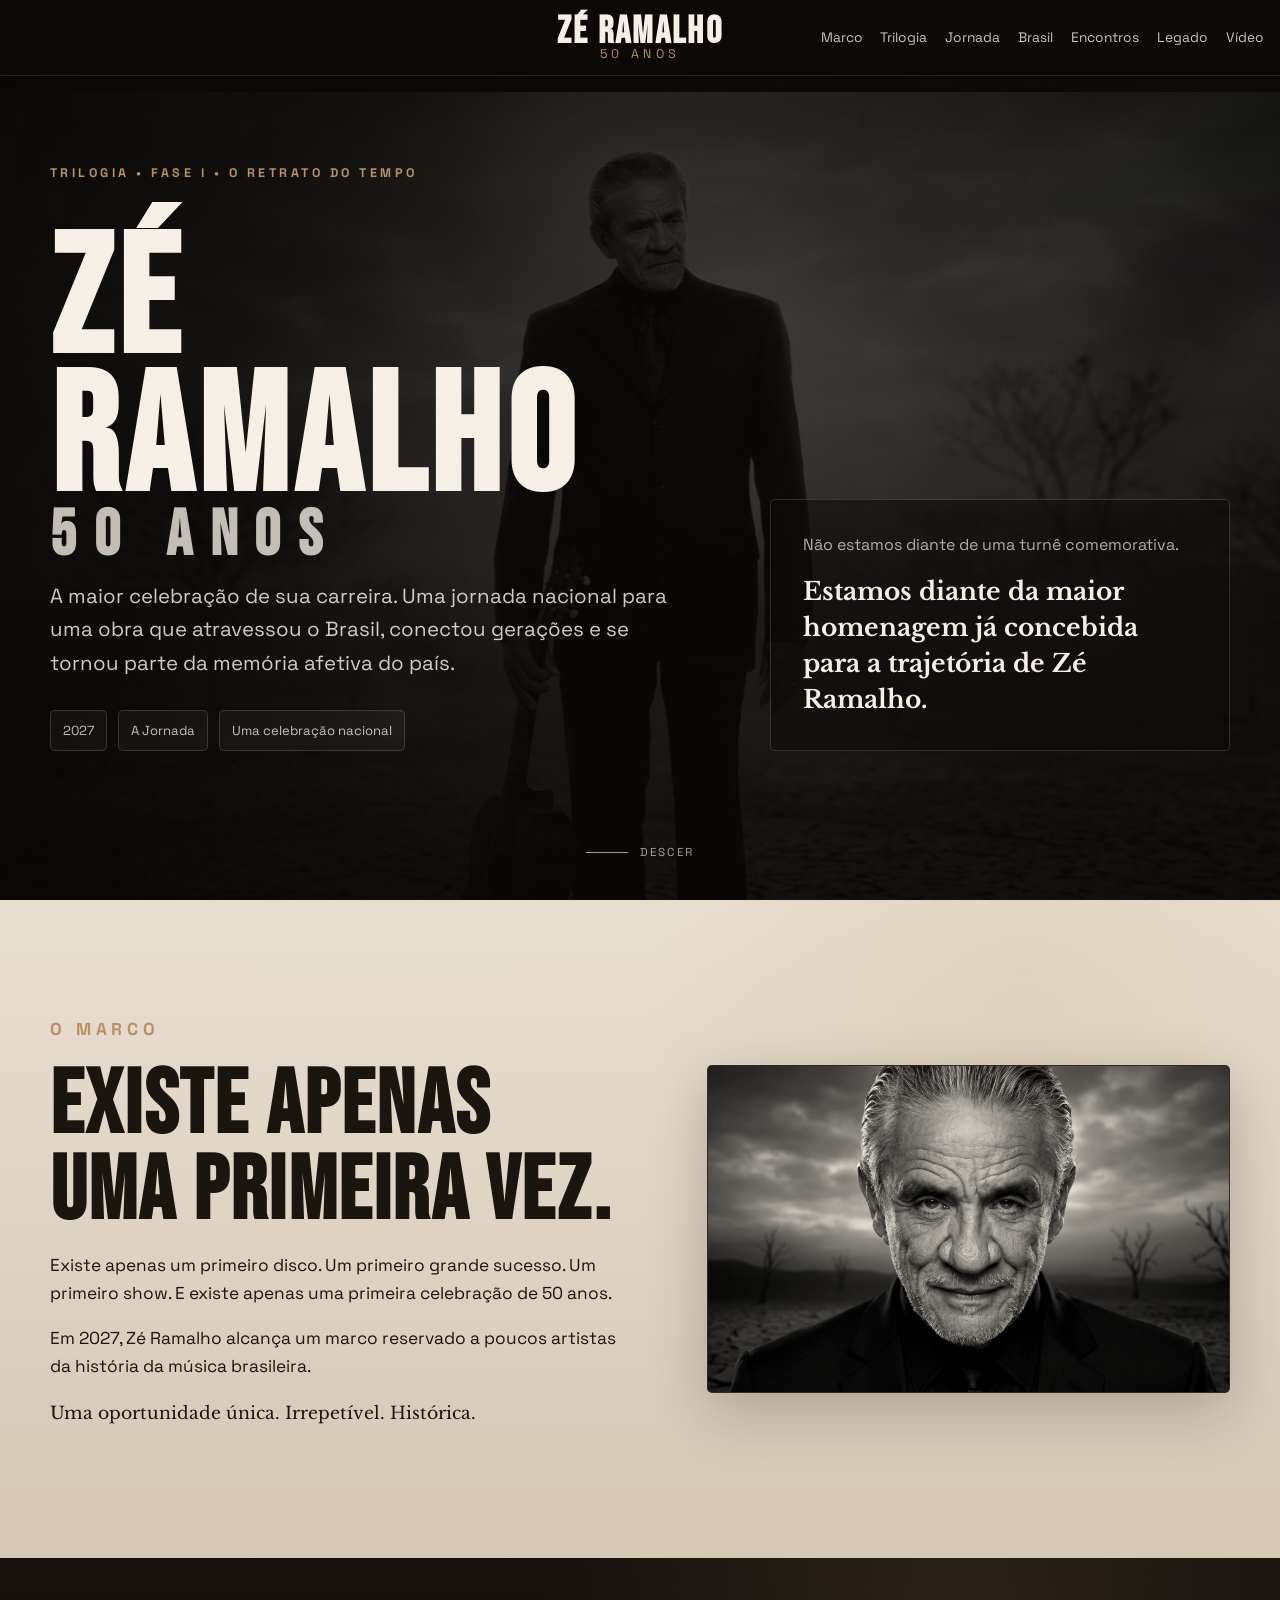
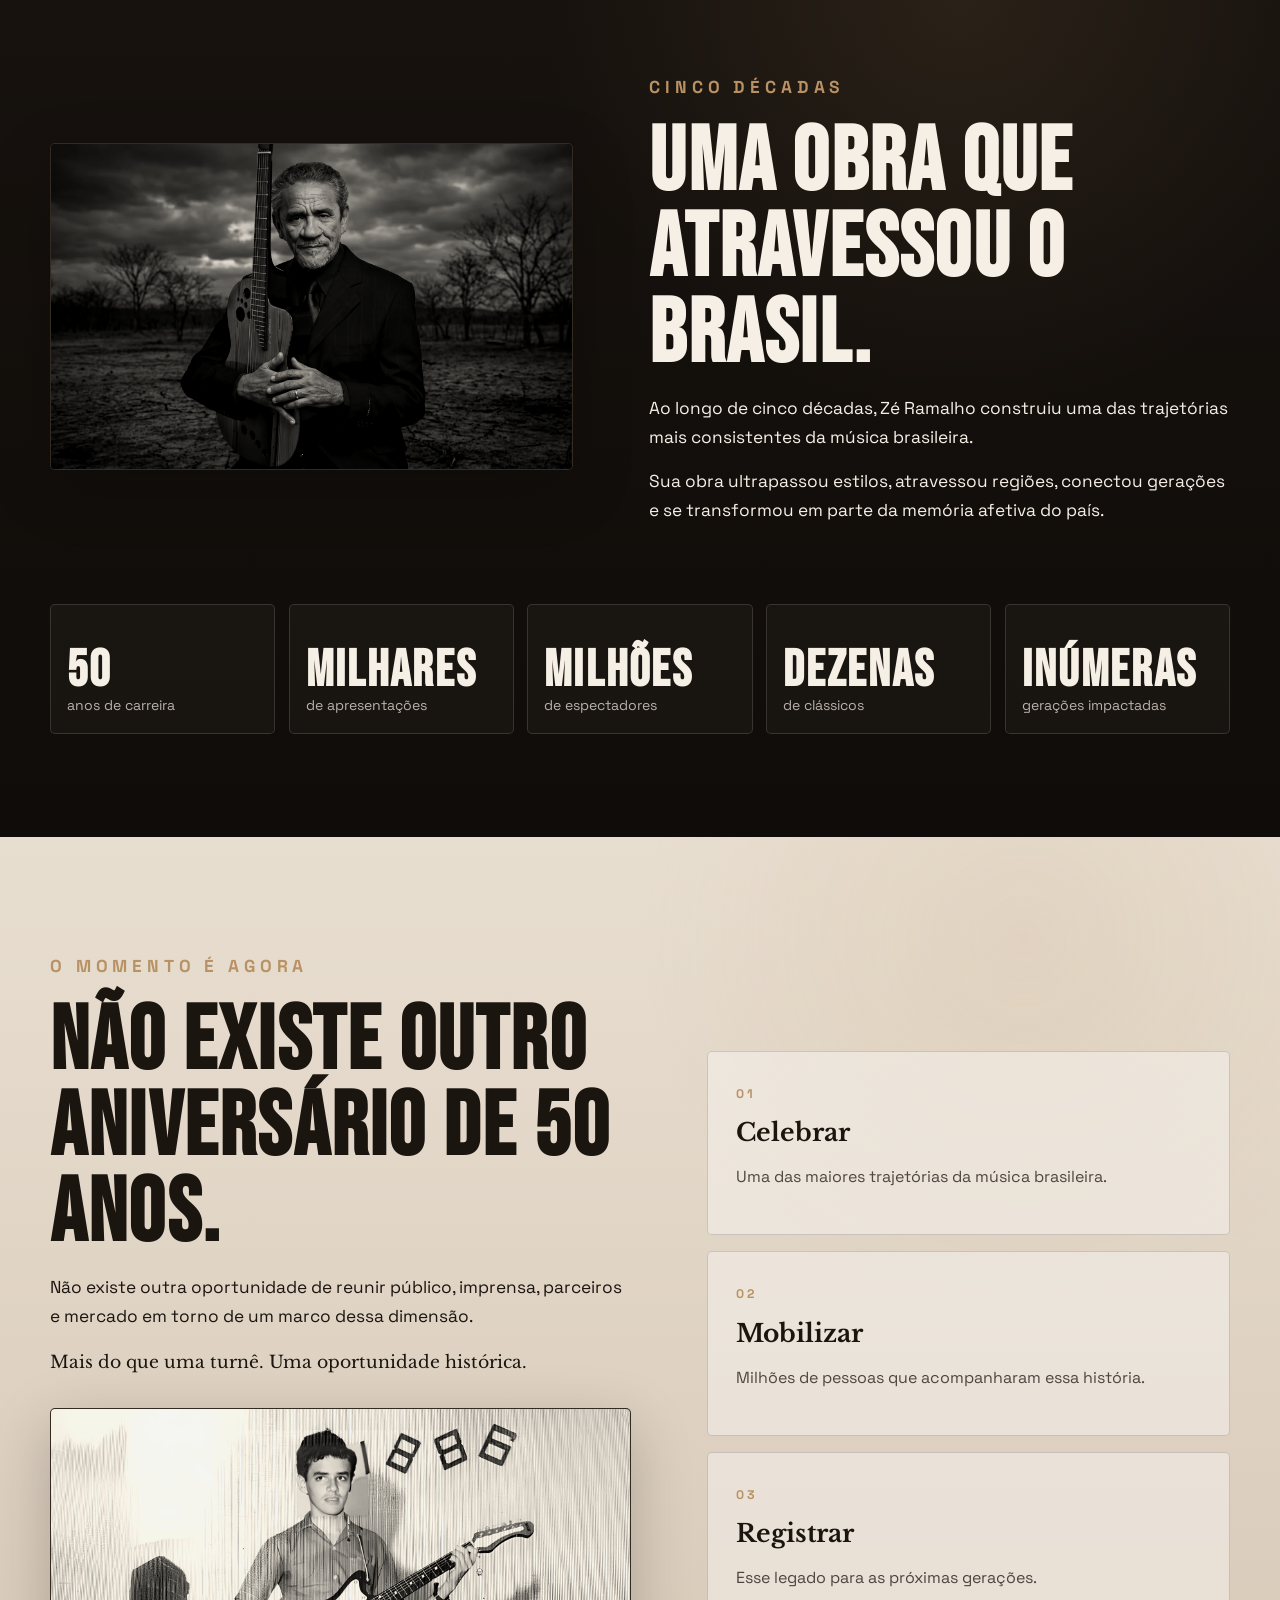
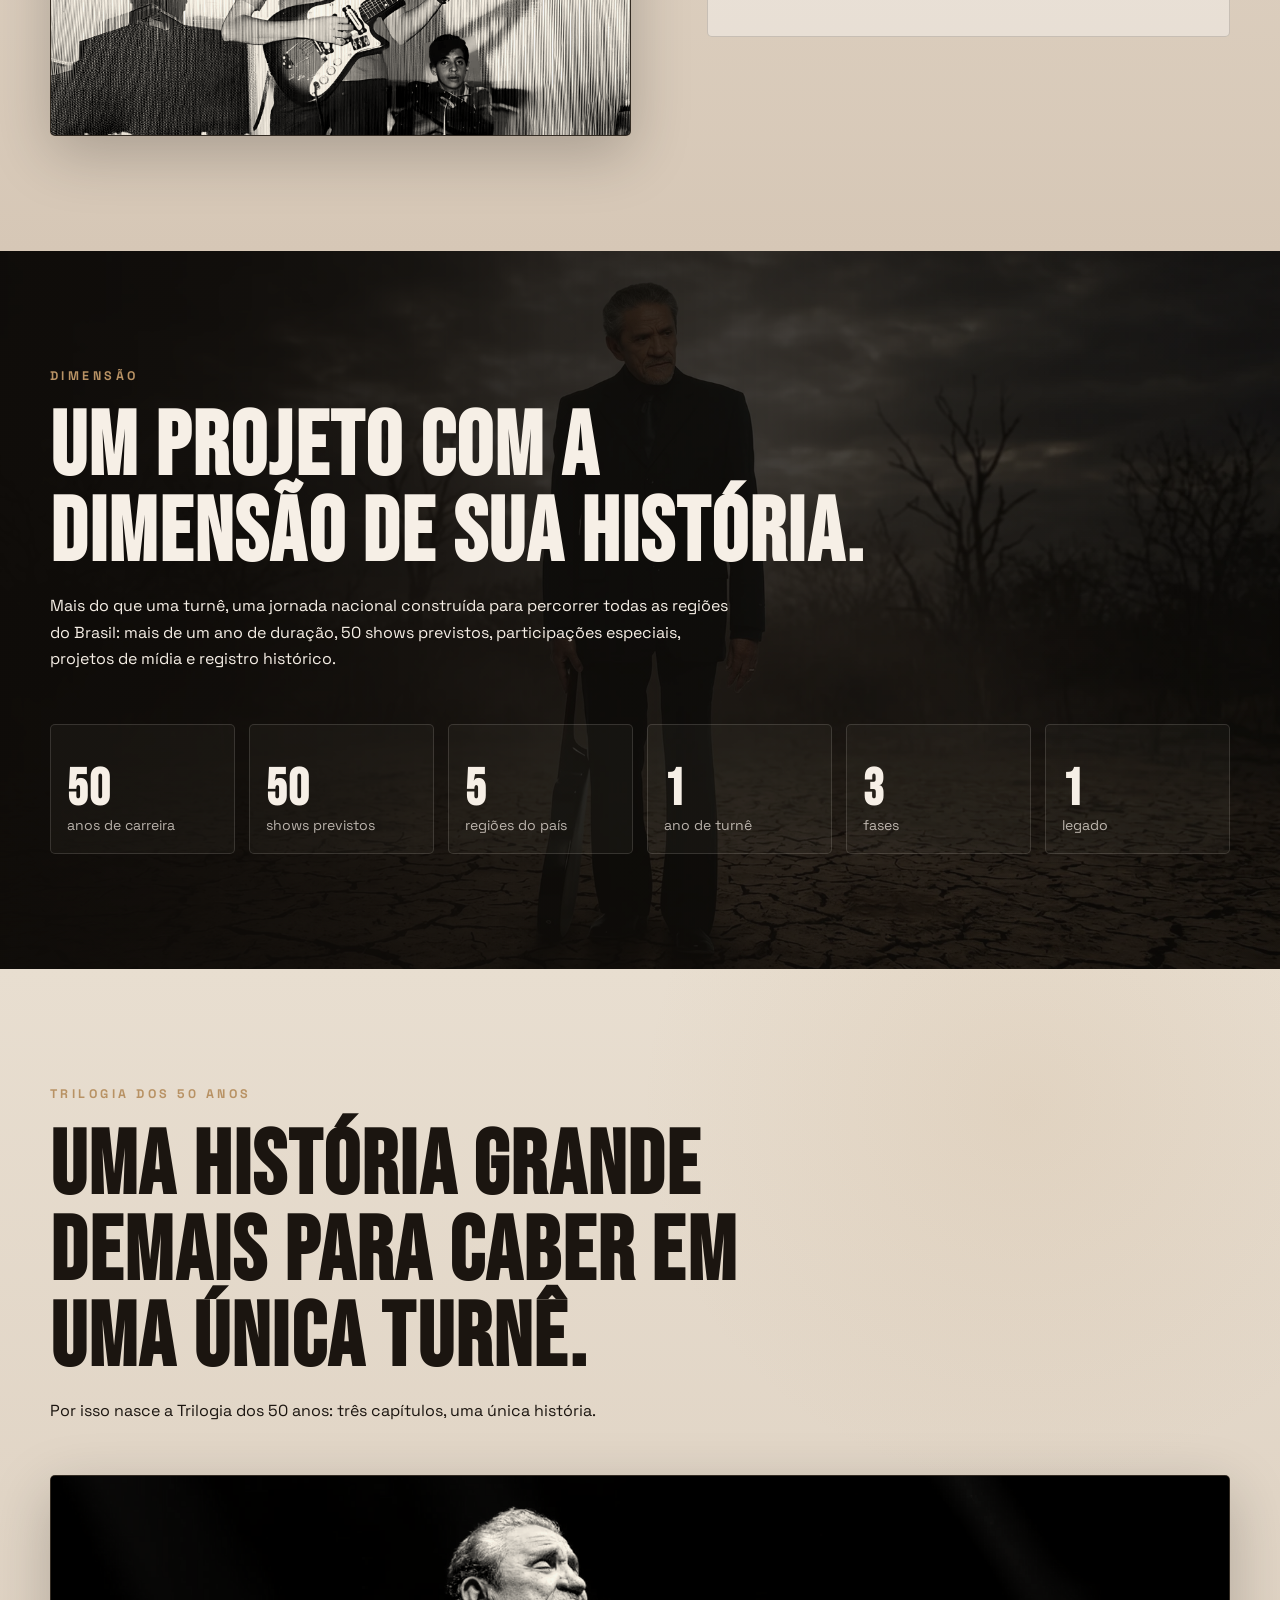
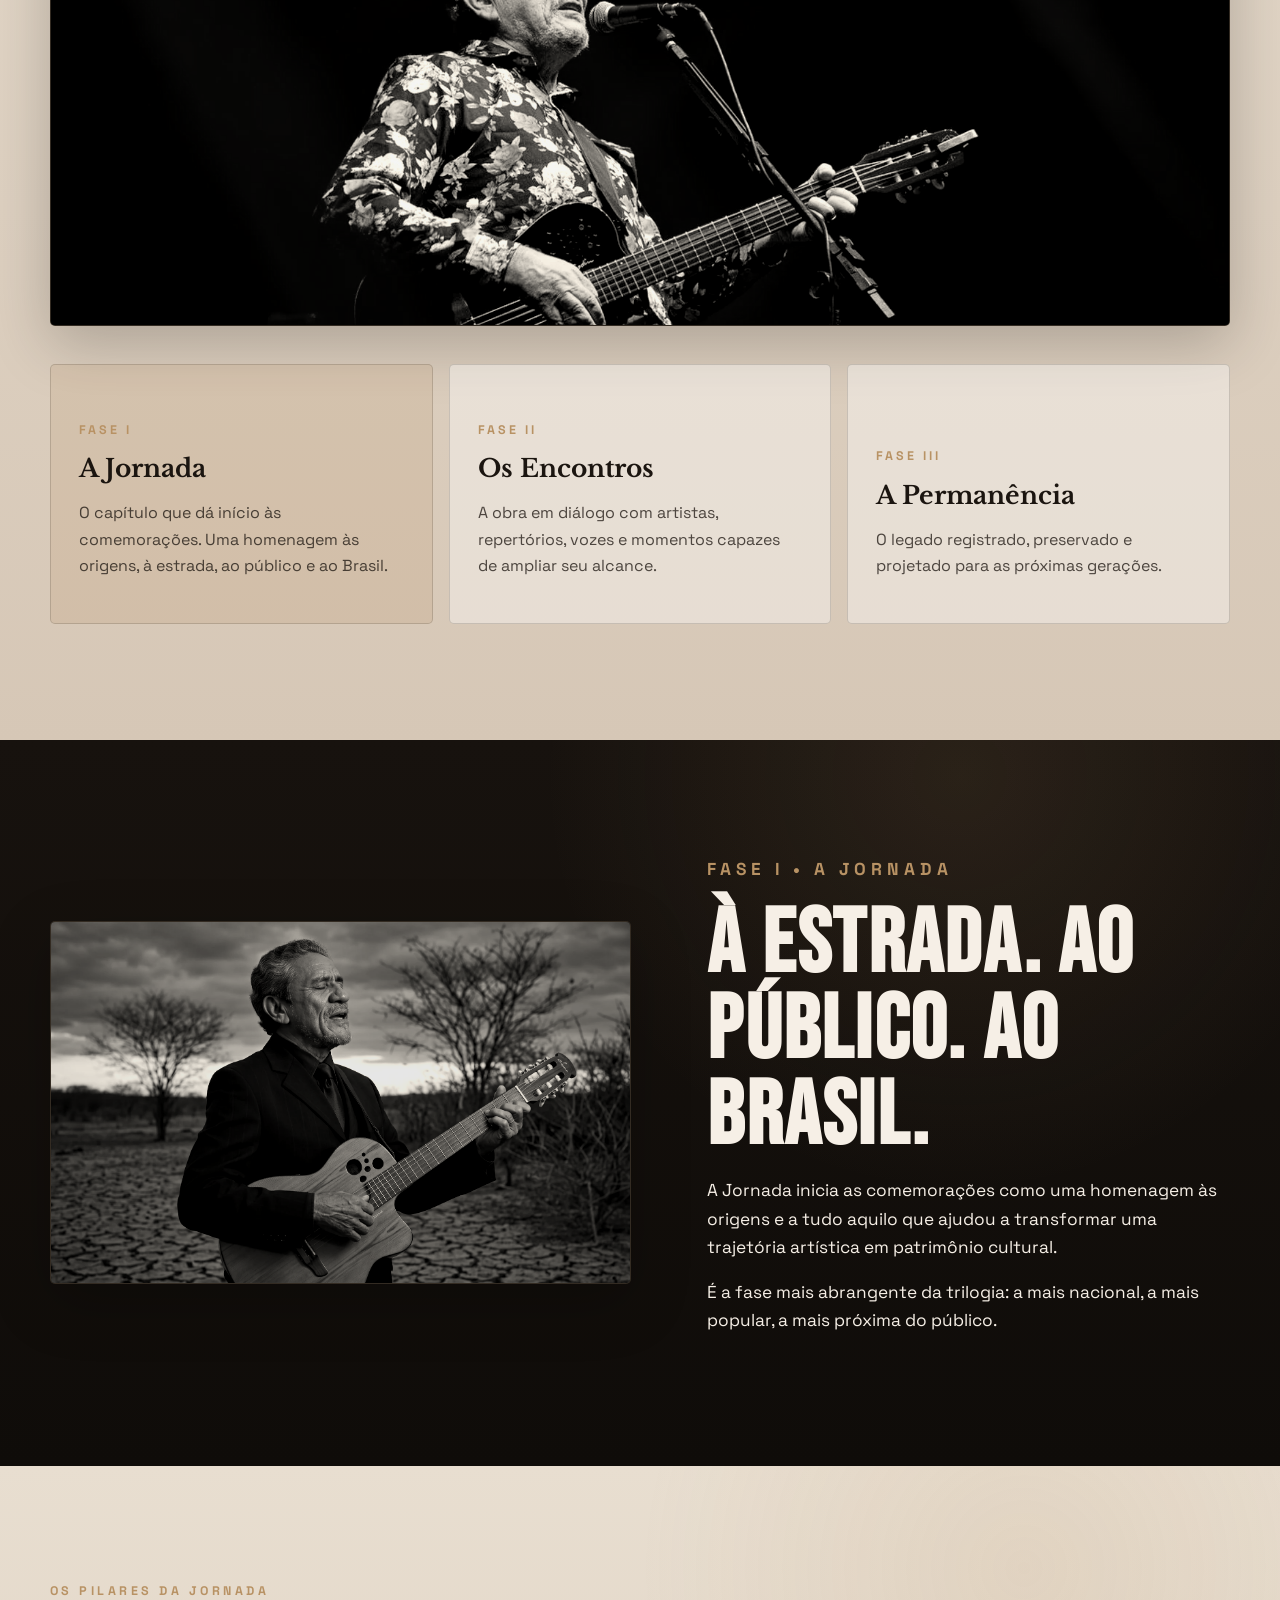
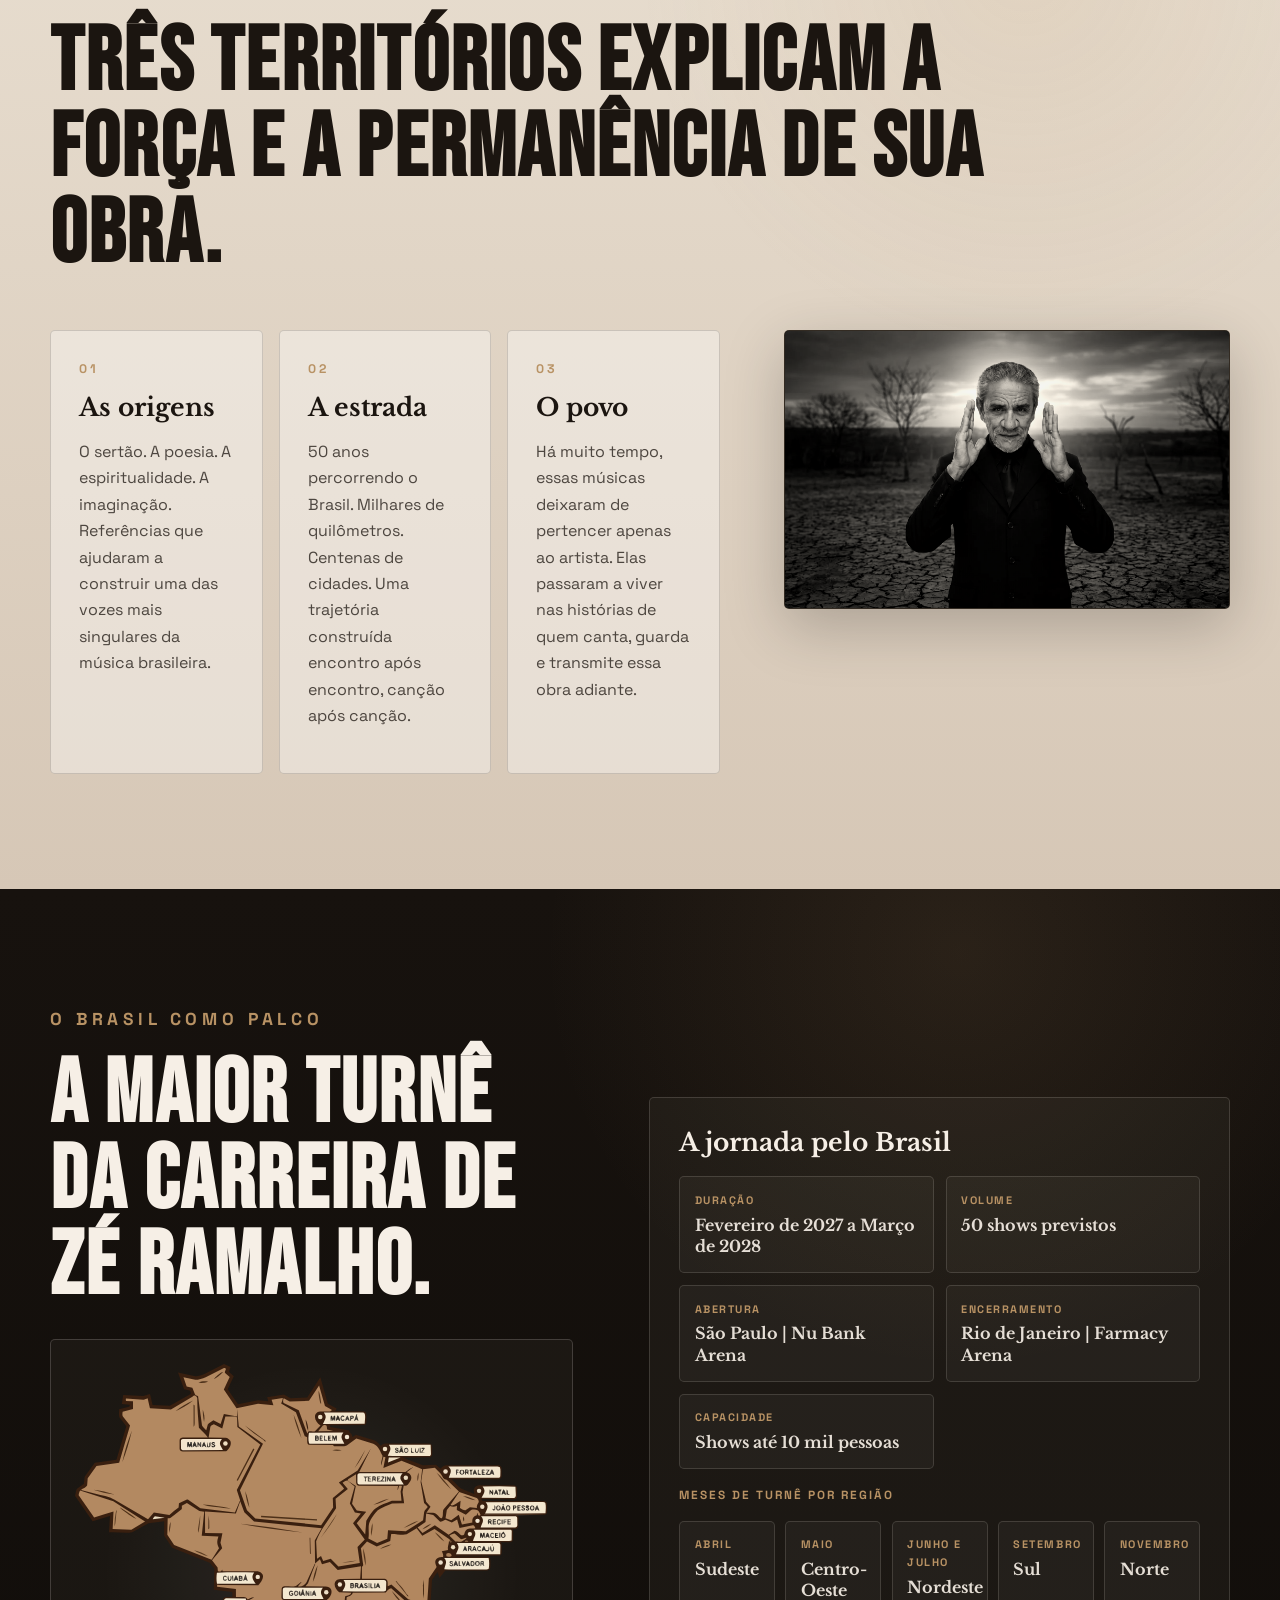
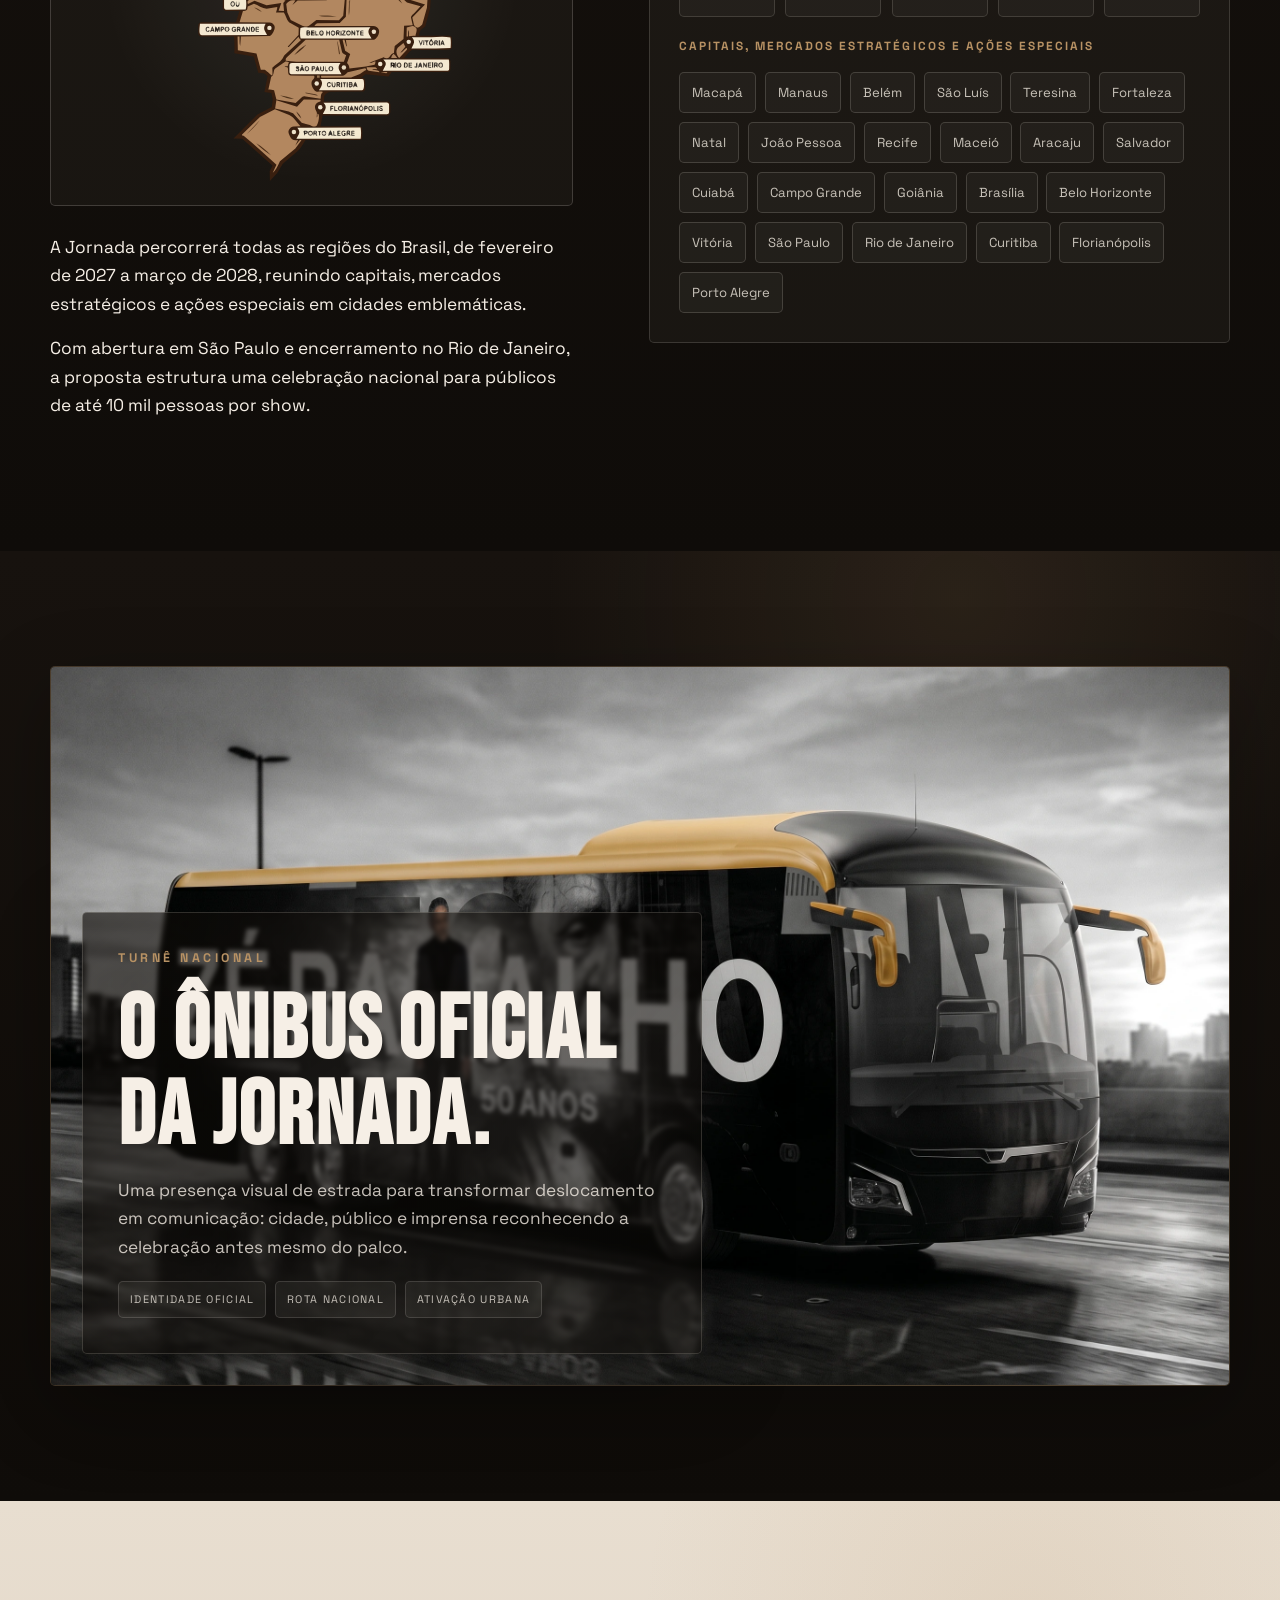
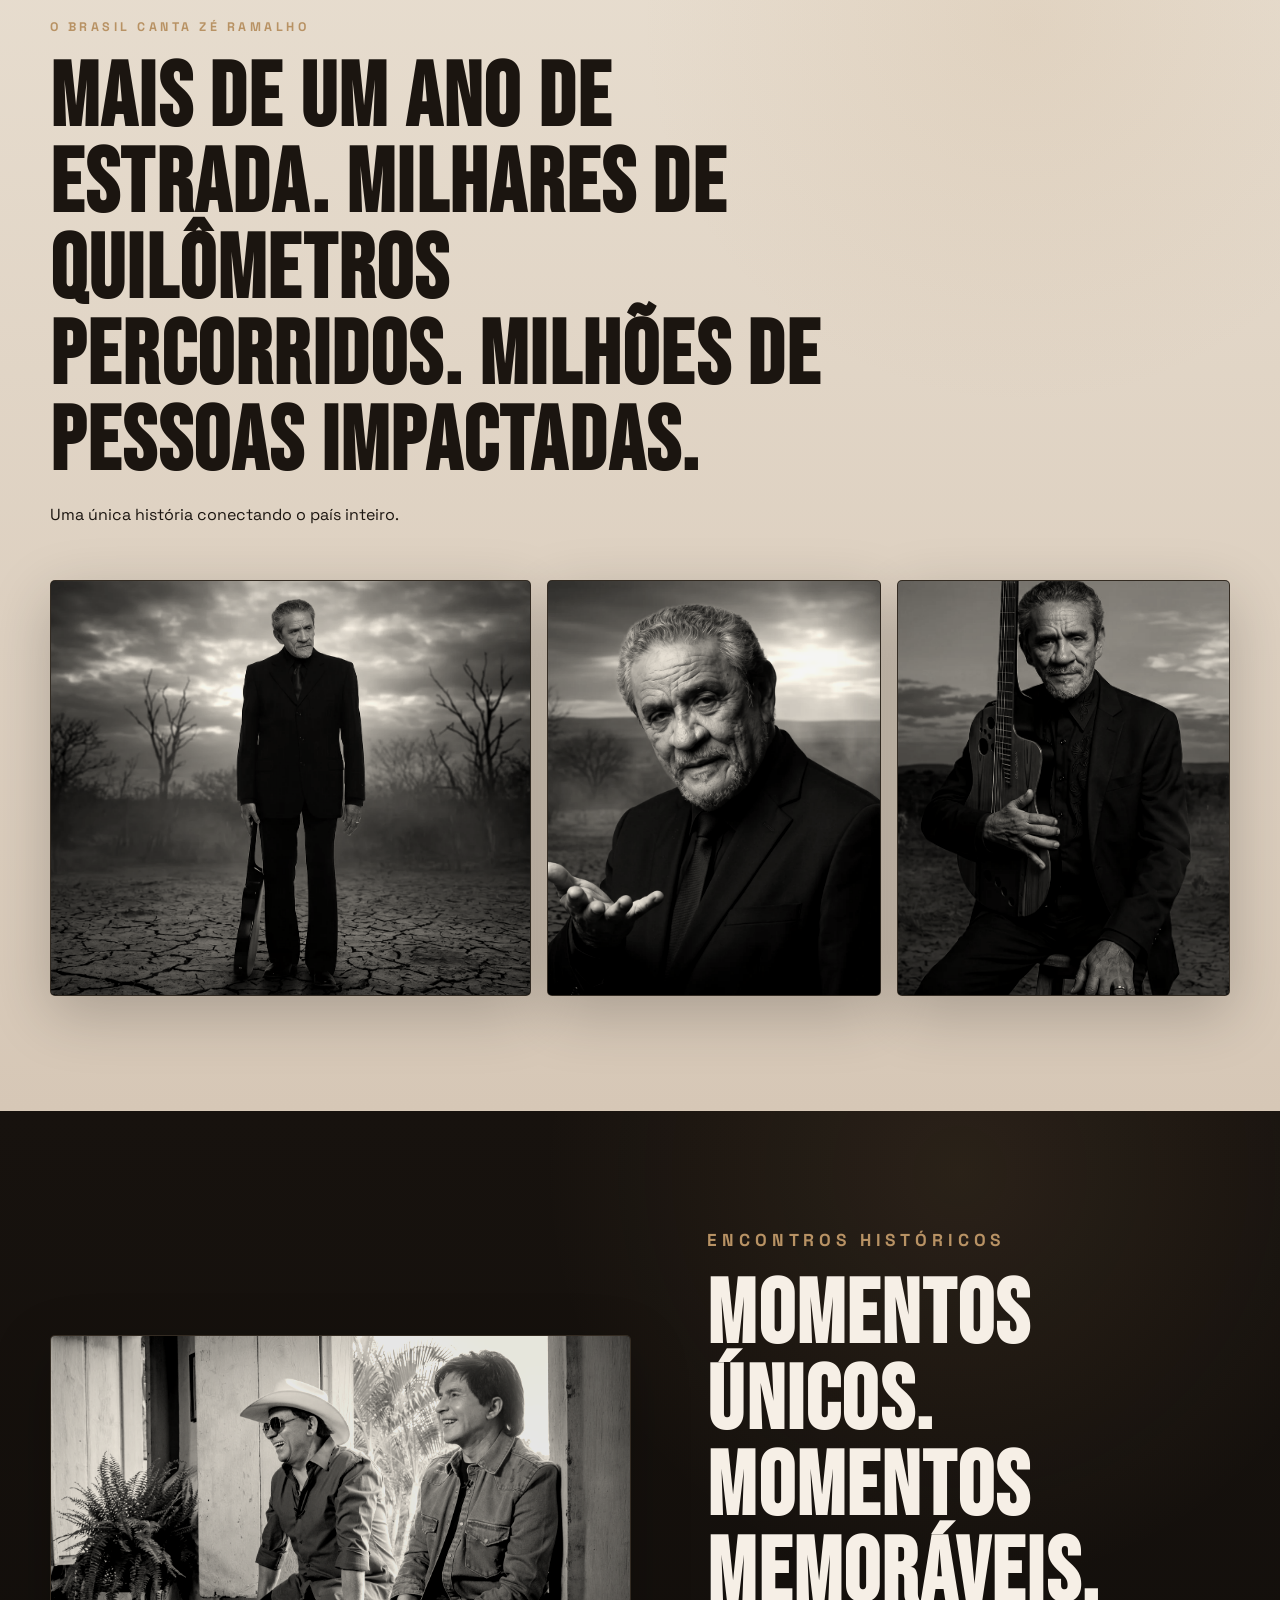
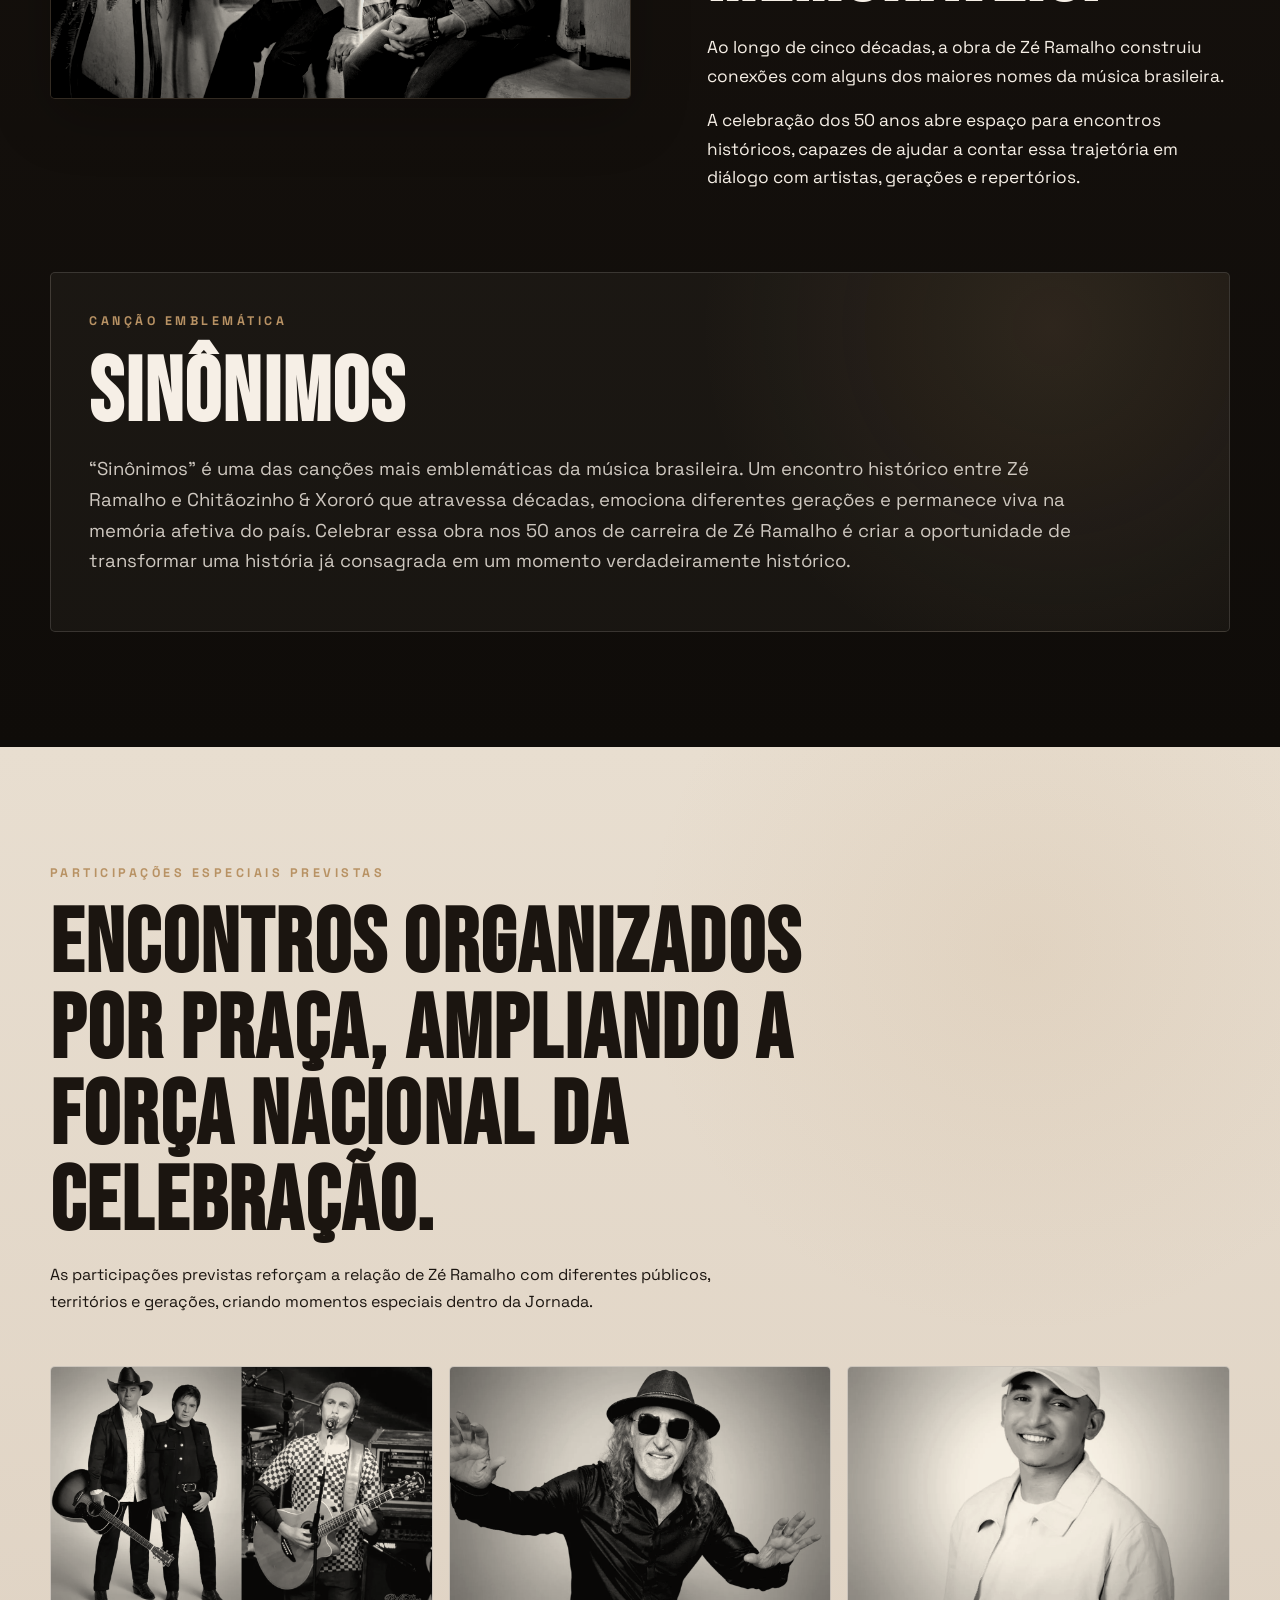
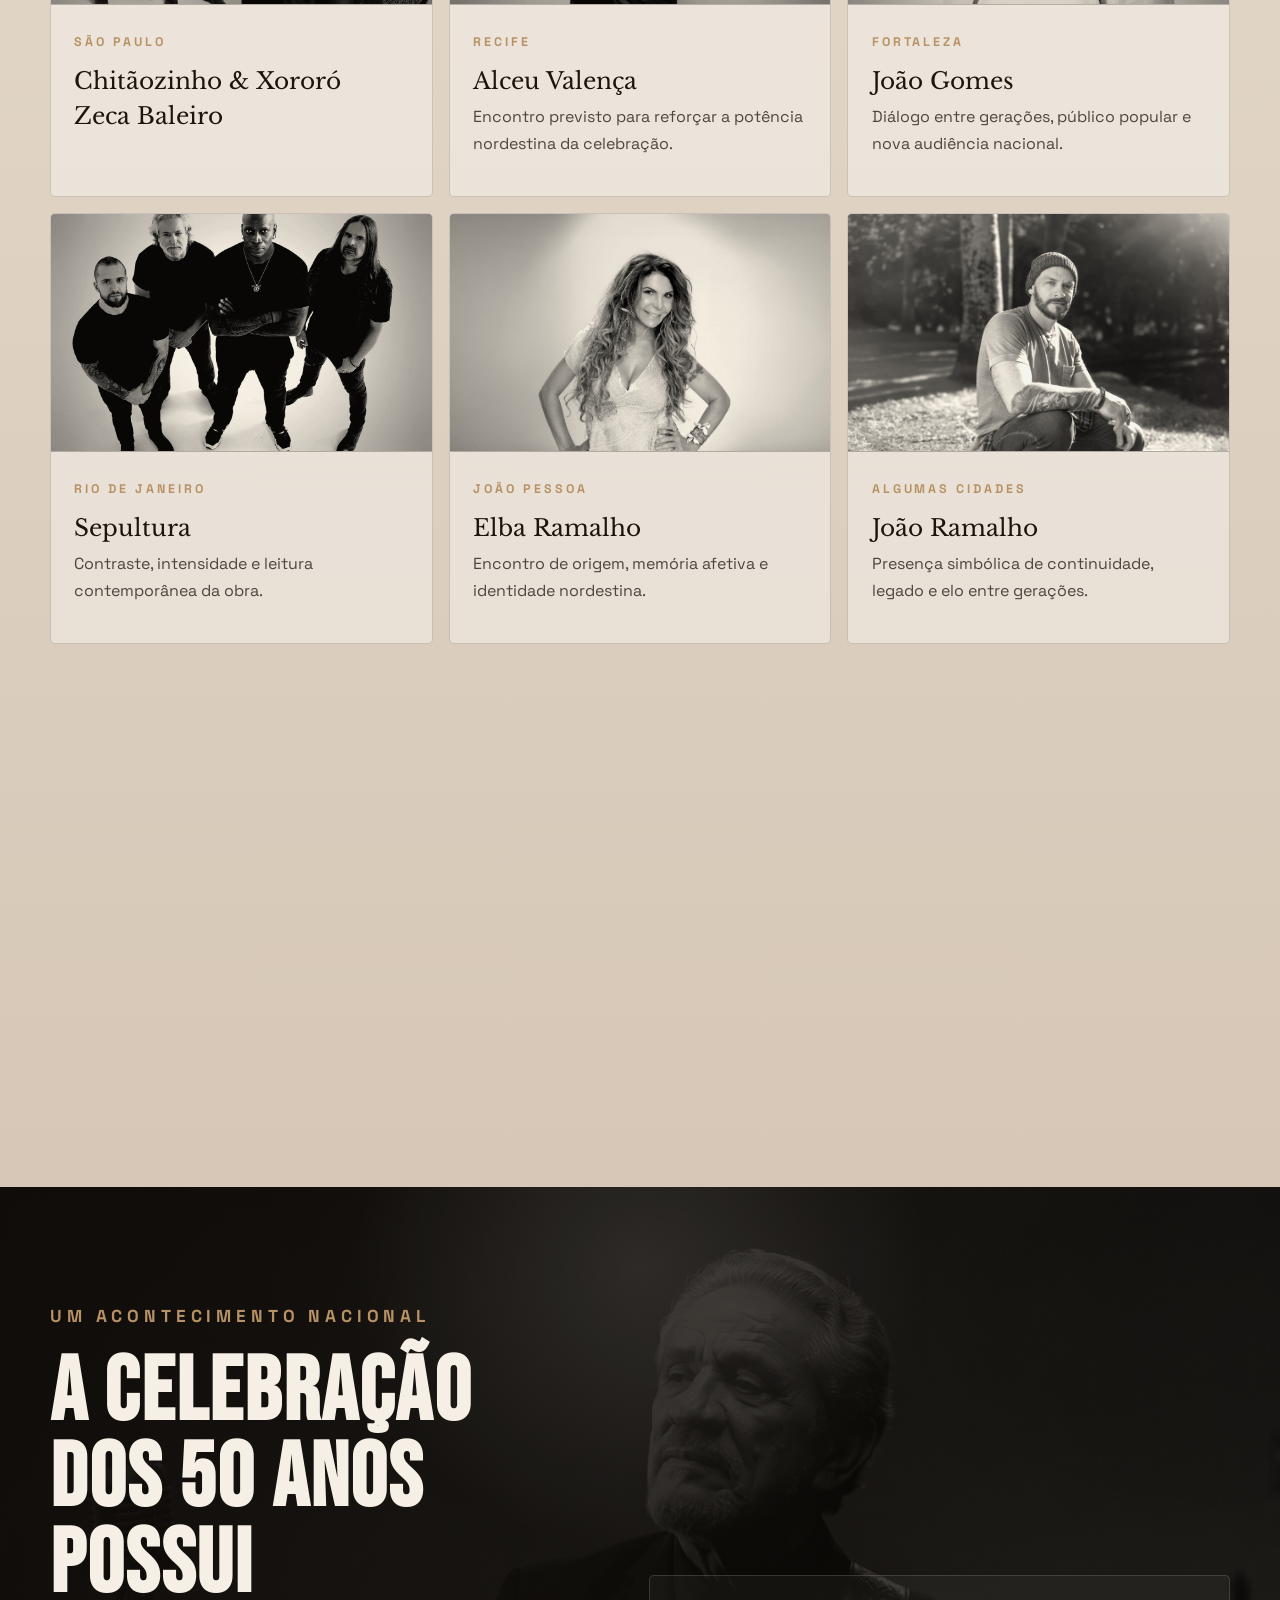
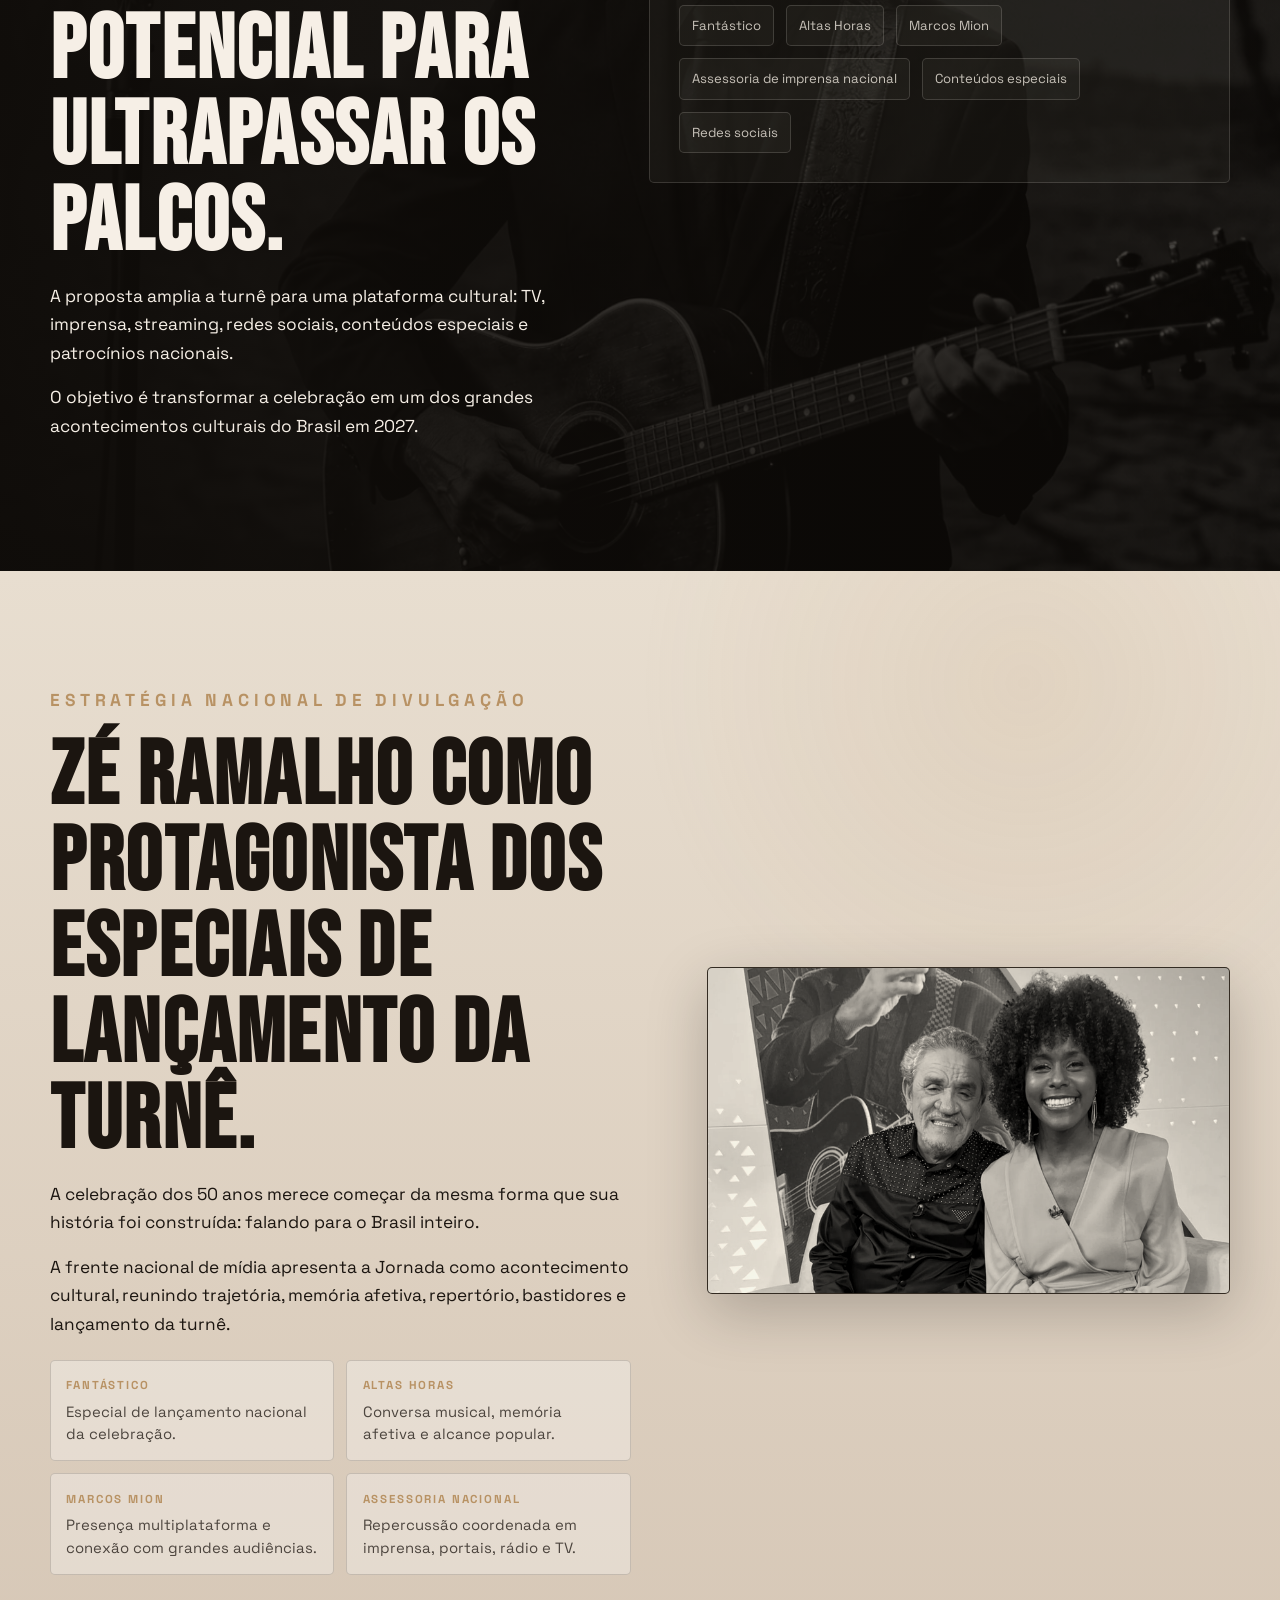
<file: index.html>
<!doctype html>
<html lang="pt-BR">
<head>
  <meta charset="utf-8" />
  <meta name="viewport" content="width=device-width, initial-scale=1" />
  <title>Zé Ramalho 50 Anos | Trilogia</title>
  <meta name="description" content="Zé Ramalho 50 Anos — Trilogia. Uma celebração nacional para uma obra que atravessou o Brasil." />
  <meta name="theme-color" content="#120f0c" />
  <link rel="preconnect" href="https://fonts.googleapis.com">
  <link rel="preconnect" href="https://fonts.gstatic.com" crossorigin>
  <link href="https://fonts.googleapis.com/css2?family=Bebas+Neue&family=Libre+Baskerville:wght@400;700&family=Space+Grotesk:wght@400;500;700&display=swap" rel="stylesheet">
  <link rel="stylesheet" href="styles.css?v=20260630" />
</head>

<body>
  <div class="grain" aria-hidden="true"></div>
  <div class="scroll-progress" aria-hidden="true"><span></span></div>

  <header class="site-header" data-header>
    <a class="brand" href="#top" aria-label="Voltar ao início">
      <strong>ZÉ RAMALHO</strong>
      <span>50 anos</span>
    </a>

    <button class="menu-toggle" type="button" aria-expanded="false" aria-controls="site-nav" data-menu-toggle>
      <i></i><i></i><em>Menu</em>
    </button>

    <nav class="site-nav" id="site-nav" data-nav>
      <a href="#marco">Marco</a>
      <a href="#trilogia">Trilogia</a>
      <a href="#jornada">Jornada</a>
      <a href="#brasil">Brasil</a>
      <a href="#encontros">Encontros</a>
      <a href="#legado">Legado</a>
      <a href="#video">Vídeo</a>
    </nav>
  </header>

  <main id="top">
    <section class="hero section-dark">
      <div class="hero-bg">
        <img src="assets/img/hero.webp" alt="Zé Ramalho em traje preto no sertão, segurando o violão." />
      </div>
      <div class="hero-overlay"></div>

      <div class="container hero-layout">
        <div class="hero-copy reveal">
          <p class="eyebrow">Trilogia • Fase I • O Retrato do Tempo</p>
          <h1>Zé Ramalho <span>50 anos</span></h1>
          <p class="hero-lead">A maior celebração de sua carreira. Uma jornada nacional para uma obra que atravessou o Brasil, conectou gerações e se tornou parte da memória afetiva do país.</p>
          <div class="hero-meta">
            <span>2027</span>
            <span>A Jornada</span>
            <span>Uma celebração nacional</span>
          </div>
        </div>

        <aside class="manifest-card reveal">
          <p>Não estamos diante de uma turnê comemorativa.</p>
          <strong>Estamos diante da maior homenagem já concebida para a trajetória de Zé Ramalho.</strong>
        </aside>
      </div>

      <a class="scroll-cue" href="#marco" aria-label="Descer">
        <span></span>
        Descer
      </a>
    </section>

    <section class="section-paper" id="marco">
      <div class="container two-col">
        <div class="copy-block reveal">
          <p class="eyebrow">O marco</p>
          <h2>Existe apenas uma primeira vez.</h2>
          <p>Existe apenas um primeiro disco. Um primeiro grande sucesso. Um primeiro show. E existe apenas uma primeira celebração de 50 anos.</p>
          <p>Em 2027, Zé Ramalho alcança um marco reservado a poucos artistas da história da música brasileira.</p>
          <p class="statement">Uma oportunidade única. Irrepetível. Histórica.</p>
        </div>

        <figure class="photo-card reveal">
          <img src="assets/img/closeup_desert.webp" alt="Retrato de Zé Ramalho em ambiente de sertão." />
        </figure>
      </div>
    </section>

    <section class="section-dark section-crossed" id="obra">
      <div class="container two-col reverse">
        <figure class="photo-card reveal">
          <img src="assets/img/portrait_guitar.webp" alt="Zé Ramalho segurando o violão em retrato cinematográfico." />
        </figure>

        <div class="copy-block reveal">
          <p class="eyebrow">Cinco décadas</p>
          <h2>Uma obra que atravessou o Brasil.</h2>
          <p>Ao longo de cinco décadas, Zé Ramalho construiu uma das trajetórias mais consistentes da música brasileira.</p>
          <p>Sua obra ultrapassou estilos, atravessou regiões, conectou gerações e se transformou em parte da memória afetiva do país.</p>
        </div>
      </div>

      <div class="container stats-grid reveal">
        <article><strong>50</strong><span>anos de carreira</span></article>
        <article><strong>milhares</strong><span>de apresentações</span></article>
        <article><strong>milhões</strong><span>de espectadores</span></article>
        <article><strong>dezenas</strong><span>de clássicos</span></article>
        <article><strong>inúmeras</strong><span>gerações impactadas</span></article>
      </div>
    </section>

    <section class="section-paper">
      <div class="container two-col">
        <div class="copy-block reveal">
          <p class="eyebrow">O momento é agora</p>
          <h2>Não existe outro aniversário de 50 anos.</h2>
          <p>Não existe outra oportunidade de reunir público, imprensa, parceiros e mercado em torno de um marco dessa dimensão.</p>
          <p class="statement">Mais do que uma turnê. Uma oportunidade histórica.</p>

          <figure class="photo-card moment-photo-placeholder reveal-media">
            <img src="assets/img/foto-01.webp?v=16" alt="Zé Ramalho jovem com guitarra, imagem de arquivo." />
          </figure>
        </div>

        <div class="moment-side reveal">
          <div class="objective-grid">
            <article>
              <span>01</span>
              <h3>Celebrar</h3>
              <p>Uma das maiores trajetórias da música brasileira.</p>
            </article>
            <article>
              <span>02</span>
              <h3>Mobilizar</h3>
              <p>Milhões de pessoas que acompanharam essa história.</p>
            </article>
            <article>
              <span>03</span>
              <h3>Registrar</h3>
              <p>Esse legado para as próximas gerações.</p>
            </article>
          </div>
        </div>
      </div>
    </section>

    <section class="section-dark dimension">
      <div class="container">
        <div class="section-heading reveal">
          <p class="eyebrow">Dimensão</p>
          <h2>Um projeto com a dimensão de sua história.</h2>
          <p>Mais do que uma turnê, uma jornada nacional construída para percorrer todas as regiões do Brasil: mais de um ano de duração, 50 shows previstos, participações especiais, projetos de mídia e registro histórico.</p>
        </div>

        <div class="number-grid reveal">
          <article><strong>50</strong><span>anos de carreira</span></article>
          <article><strong>50</strong><span>shows previstos</span></article>
          <article><strong>5</strong><span>regiões do país</span></article>
          <article><strong>1</strong><span>ano de turnê</span></article>
          <article><strong>3</strong><span>fases</span></article>
          <article><strong>1</strong><span>legado</span></article>
        </div>
      </div>
    </section>

    <section class="section-paper" id="trilogia">
      <div class="container">
        <div class="section-heading reveal">
          <p class="eyebrow">Trilogia dos 50 anos</p>
          <h2>Uma história grande demais para caber em uma única turnê.</h2>
          <p>Por isso nasce a Trilogia dos 50 anos: três capítulos, uma única história.</p>
        </div>

        <figure class="photo-card wide-photo-card trilogy-photo reveal">
          <img src="assets/img/foto-02.webp?v=16" alt="Zé Ramalho em apresentação, imagem de apoio para a Trilogia." />
        </figure>

        <div class="phase-grid">
          <article class="phase-card reveal">
            <span>Fase I</span>
            <h3>A Jornada</h3>
            <p>O capítulo que dá início às comemorações. Uma homenagem às origens, à estrada, ao público e ao Brasil.</p>
          </article>
          <article class="phase-card reveal">
            <span>Fase II</span>
            <h3>Os Encontros</h3>
            <p>A obra em diálogo com artistas, repertórios, vozes e momentos capazes de ampliar seu alcance.</p>
          </article>
          <article class="phase-card reveal">
            <span>Fase III</span>
            <h3>A Permanência</h3>
            <p>O legado registrado, preservado e projetado para as próximas gerações.</p>
          </article>
        </div>
      </div>
    </section>

    <section class="section-dark" id="jornada">
      <div class="container two-col">
        <figure class="photo-card reveal">
          <img src="assets/img/singing_side.webp" alt="Zé Ramalho cantando e tocando violão no sertão." />
        </figure>

        <div class="copy-block reveal">
          <p class="eyebrow">Fase I • A Jornada</p>
          <h2>À estrada. Ao público. Ao Brasil.</h2>
          <p>A Jornada inicia as comemorações como uma homenagem às origens e a tudo aquilo que ajudou a transformar uma trajetória artística em patrimônio cultural.</p>
          <p>É a fase mais abrangente da trilogia: a mais nacional, a mais popular, a mais próxima do público.</p>
        </div>
      </div>
    </section>

    <section class="section-paper pillars">
      <div class="container">
        <div class="section-heading reveal">
          <p class="eyebrow">Os pilares da jornada</p>
          <h2>Três territórios explicam a força e a permanência de sua obra.</h2>
        </div>

        <div class="pillar-layout">
          <div class="pillar-grid reveal">
            <article>
              <span>01</span>
              <h3>As origens</h3>
              <p>O sertão. A poesia. A espiritualidade. A imaginação. Referências que ajudaram a construir uma das vozes mais singulares da música brasileira.</p>
            </article>
            <article>
              <span>02</span>
              <h3>A estrada</h3>
              <p>50 anos percorrendo o Brasil. Milhares de quilômetros. Centenas de cidades. Uma trajetória construída encontro após encontro, canção após canção.</p>
            </article>
            <article>
              <span>03</span>
              <h3>O povo</h3>
              <p>Há muito tempo, essas músicas deixaram de pertencer apenas ao artista. Elas passaram a viver nas histórias de quem canta, guarda e transmite essa obra adiante.</p>
            </article>
          </div>

          <figure class="photo-card reveal">
            <img src="assets/img/hands.webp" alt="Zé Ramalho com as mãos próximas ao rosto, em pose expressiva." />
          </figure>
        </div>
      </div>
    </section>

    <section class="section-dark" id="brasil">
      <div class="container two-col reverse">
        <div class="copy-block reveal">
          <p class="eyebrow">O Brasil como palco</p>
          <h2>A maior turnê da carreira de Zé Ramalho.</h2>

          <figure class="route-map-placeholder route-map-inline reveal-media">
            <img src="assets/img/mapa-brasil.svg?v=16" alt="Mapa estilizado do Brasil com a rota da turnê." />
          </figure>

          <p>A Jornada percorrerá todas as regiões do Brasil, de fevereiro de 2027 a março de 2028, reunindo capitais, mercados estratégicos e ações especiais em cidades emblemáticas.</p>
          <p>Com abertura em São Paulo e encerramento no Rio de Janeiro, a proposta estrutura uma celebração nacional para públicos de até 10 mil pessoas por show.</p>
        </div>

        <div class="route-panel reveal">
          <h3>A jornada pelo Brasil</h3>

          <div class="tour-facts-grid">
            <article><span>Duração</span><strong>Fevereiro de 2027 a Março de 2028</strong></article>
            <article><span>Volume</span><strong>50 shows previstos</strong></article>
            <article><span>Abertura</span><strong>São Paulo | Nu Bank Arena</strong></article>
            <article><span>Encerramento</span><strong>Rio de Janeiro | Farmacy Arena</strong></article>
            <article><span>Capacidade</span><strong>Shows até 10 mil pessoas</strong></article>
          </div>

          <div class="region-calendar">
            <p class="city-label">Meses de turnê por região</p>
            <div>
              <article><span>Abril</span><strong>Sudeste</strong></article>
              <article><span>Maio</span><strong>Centro-Oeste</strong></article>
              <article><span>Junho e Julho</span><strong>Nordeste</strong></article>
              <article><span>Setembro</span><strong>Sul</strong></article>
              <article><span>Novembro</span><strong>Norte</strong></article>
            </div>
          </div>

          <p class="city-label">Capitais, mercados estratégicos e ações especiais</p>
          <div class="city-cloud">
            <span>Macapá</span><span>Manaus</span><span>Belém</span><span>São Luís</span><span>Teresina</span><span>Fortaleza</span><span>Natal</span><span>João Pessoa</span><span>Recife</span><span>Maceió</span><span>Aracaju</span><span>Salvador</span><span>Cuiabá</span><span>Campo Grande</span><span>Goiânia</span><span>Brasília</span><span>Belo Horizonte</span><span>Vitória</span><span>São Paulo</span><span>Rio de Janeiro</span><span>Curitiba</span><span>Florianópolis</span><span>Porto Alegre</span>
          </div>
        </div>
      </div>
    </section>


    <section class="section-dark tour-bus-section">
      <div class="container tour-bus-showcase reveal">
        <figure class="mockup-frame tour-bus-mockup">
          <!-- Mockup do ônibus oficial inserido mantendo o mesmo nome de arquivo para preservar a estrutura do site. -->
          <img src="assets/img/placeholder-onibus-turne.webp?v=20260630" alt="Mockup do ônibus oficial plotado da turnê Zé Ramalho 50 anos." />
        </figure>

        <div class="mockup-overlay-copy">
          <p class="eyebrow">Turnê nacional</p>
          <h2>O ônibus oficial da Jornada.</h2>
          <p>Uma presença visual de estrada para transformar deslocamento em comunicação: cidade, público e imprensa reconhecendo a celebração antes mesmo do palco.</p>
          <div class="mockup-tags" aria-label="Aplicações previstas para o ônibus da turnê">
            <span>Identidade oficial</span>
            <span>Rota nacional</span>
            <span>Ativação urbana</span>
          </div>
        </div>
      </div>
    </section>

    <section class="section-paper gallery-section">
      <div class="container">
        <div class="section-heading reveal">
          <p class="eyebrow">O Brasil canta Zé Ramalho</p>
          <h2>Mais de um ano de estrada. Milhares de quilômetros percorridos. Milhões de pessoas impactadas.</h2>
          <p>Uma única história conectando o país inteiro.</p>
        </div>

        <div class="editorial-gallery">
          <figure class="photo-card reveal"><img src="assets/img/full_guitar.webp" alt="Zé Ramalho segurando violão de corpo inteiro no sertão." /></figure>
          <figure class="photo-card reveal"><img src="assets/img/open_hand.webp" alt="Zé Ramalho em gesto de convite com a mão aberta." /></figure>
          <figure class="photo-card reveal seated-shot"><img src="assets/img/seated.webp" alt="Zé Ramalho sentado com violão em cenário de sertão." /></figure>
        </div>
      </div>
    </section>

    <section class="section-dark" id="encontros">
      <div class="container two-col">
        <figure class="photo-card reveal">
          <img src="assets/img/foto-03.webp?v=16" alt="Encontro musical de Chitãozinho & Xororó, referência para a seção Sinônimos." />
        </figure>

        <div class="copy-block reveal">
          <p class="eyebrow">Encontros históricos</p>
          <h2>Momentos únicos. Momentos memoráveis.</h2>
          <p>Ao longo de cinco décadas, a obra de Zé Ramalho construiu conexões com alguns dos maiores nomes da música brasileira.</p>
          <p>A celebração dos 50 anos abre espaço para encontros históricos, capazes de ajudar a contar essa trajetória em diálogo com artistas, gerações e repertórios.</p>
        </div>
      </div>

      <div class="container synonyms-highlight reveal">
        <p class="eyebrow">Canção emblemática</p>
        <h2>Sinônimos</h2>
        <p>“Sinônimos” é uma das canções mais emblemáticas da música brasileira. Um encontro histórico entre Zé Ramalho e Chitãozinho &amp; Xororó que atravessa décadas, emociona diferentes gerações e permanece viva na memória afetiva do país. Celebrar essa obra nos 50 anos de carreira de Zé Ramalho é criar a oportunidade de transformar uma história já consagrada em um momento verdadeiramente histórico.</p>
      </div>
    </section>

    <section class="section-paper guests-section">
      <div class="container">
        <div class="section-heading reveal">
          <p class="eyebrow">Participações especiais previstas</p>
          <h2>Encontros organizados por praça, ampliando a força nacional da celebração.</h2>
          <p>As participações previstas reforçam a relação de Zé Ramalho com diferentes públicos, territórios e gerações, criando momentos especiais dentro da Jornada.</p>
        </div>

        <div class="regional-guest-grid">
          <article class="regional-guest-card reveal">
            <figure class="regional-guest-photo">
              <img src="assets/img/participacao-sao-paulo.webp?v=20260630" alt="Chitãozinho &amp; Xororó e Zeca Baleiro, participações previstas em São Paulo." />
            </figure>
            <div class="regional-guest-copy">
              <span>São Paulo</span>
              <ul class="guest-name-list">
                <li>Chitãozinho &amp; Xororó</li>
                <li>Zeca Baleiro</li>
              </ul>
            </div>
          </article>

          <article class="regional-guest-card reveal">
            <figure class="regional-guest-photo">
              <img src="assets/img/participacao-alceu.webp?v=20260630" alt="Alceu Valença, participação prevista em Recife." />
            </figure>
            <div class="regional-guest-copy">
              <span>Recife</span>
              <ul class="guest-name-list">
                <li>Alceu Valença</li>
              </ul>
              <p>Encontro previsto para reforçar a potência nordestina da celebração.</p>
            </div>
          </article>

          <article class="regional-guest-card reveal">
            <figure class="regional-guest-photo">
              <img src="assets/img/participacao-joao-gomes.webp?v=20260630" alt="João Gomes, participação prevista em Fortaleza." />
            </figure>
            <div class="regional-guest-copy">
              <span>Fortaleza</span>
              <ul class="guest-name-list">
                <li>João Gomes</li>
              </ul>
              <p>Diálogo entre gerações, público popular e nova audiência nacional.</p>
            </div>
          </article>

          <article class="regional-guest-card reveal">
            <figure class="regional-guest-photo">
              <img src="assets/img/participacao-sepultura.webp?v=20260630" alt="Sepultura, participação prevista no Rio de Janeiro." />
            </figure>
            <div class="regional-guest-copy">
              <span>Rio de Janeiro</span>
              <ul class="guest-name-list">
                <li>Sepultura</li>
              </ul>
              <p>Contraste, intensidade e leitura contemporânea da obra.</p>
            </div>
          </article>

          <article class="regional-guest-card reveal">
            <figure class="regional-guest-photo">
              <img src="assets/img/participacao-elba.webp?v=20260630c" alt="Elba Ramalho, participação prevista em João Pessoa." />
            </figure>
            <div class="regional-guest-copy">
              <span>João Pessoa</span>
              <ul class="guest-name-list">
                <li>Elba Ramalho</li>
              </ul>
              <p>Encontro de origem, memória afetiva e identidade nordestina.</p>
            </div>
          </article>

          <article class="regional-guest-card reveal">
            <figure class="regional-guest-photo">
              <img src="assets/img/participacao-joao-ramalho.webp?v=20260630c" alt="Zé Ramalho com João Ramalho, imagem de continuidade familiar." />
            </figure>
            <div class="regional-guest-copy">
              <span>Algumas cidades</span>
              <ul class="guest-name-list">
                <li>João Ramalho</li>
              </ul>
              <p>Presença simbólica de continuidade, legado e elo entre gerações.</p>
            </div>
          </article>
        </div>

        <div class="guest-highlight reveal">
          <figure class="photo-card guest-feature-placeholder">
            <img src="assets/img/foto-06-elo.webp?v=20260630c" alt="Zé Ramalho com João Ramalho, imagem de memória familiar." />
          </figure>
          <div class="guest-highlight-copy">
            <p class="eyebrow">Leitura artística</p>
            <h3>Uma turnê costurada por encontros.</h3>
            <p>Cada praça acrescenta uma camada à narrativa da celebração: artistas, territórios, repertórios e públicos conectados à obra de Zé Ramalho.</p>
          </div>
        </div>
      </div>
    </section>

    <section class="section-dark national-event">
      <div class="container two-col reverse">
        <div class="copy-block reveal">
          <p class="eyebrow">Um acontecimento nacional</p>
          <h2>A celebração dos 50 anos possui potencial para ultrapassar os palcos.</h2>
          <p>A proposta amplia a turnê para uma plataforma cultural: TV, imprensa, streaming, redes sociais, conteúdos especiais e patrocínios nacionais.</p>
          <p>O objetivo é transformar a celebração em um dos grandes acontecimentos culturais do Brasil em 2027.</p>
        </div>

        <div class="channel-panel reveal">
          <span>Fantástico</span>
          <span>Altas Horas</span>
          <span>Marcos Mion</span>
          <span>Assessoria de imprensa nacional</span>
          <span>Conteúdos especiais</span>
          <span>Redes sociais</span>
        </div>
      </div>
    </section>

    <section class="section-paper launch-section" id="midia">
      <div class="container two-col">
        <div class="copy-block reveal">
          <p class="eyebrow">Estratégia nacional de divulgação</p>
          <h2>Zé Ramalho como protagonista dos especiais de lançamento da turnê.</h2>
          <p>A celebração dos 50 anos merece começar da mesma forma que sua história foi construída: falando para o Brasil inteiro.</p>
          <p>A frente nacional de mídia apresenta a Jornada como acontecimento cultural, reunindo trajetória, memória afetiva, repertório, bastidores e lançamento da turnê.</p>

          <div class="media-plan-grid">
            <article>
              <span>Fantástico</span>
              <p>Especial de lançamento nacional da celebração.</p>
            </article>
            <article>
              <span>Altas Horas</span>
              <p>Conversa musical, memória afetiva e alcance popular.</p>
            </article>
            <article>
              <span>Marcos Mion</span>
              <p>Presença multiplataforma e conexão com grandes audiências.</p>
            </article>
            <article>
              <span>Assessoria nacional</span>
              <p>Repercussão coordenada em imprensa, portais, rádio e TV.</p>
            </article>
          </div>
        </div>

        <figure class="photo-card reveal">
          <img src="assets/img/foto-07-fantastico.webp?v=20260630" alt="Zé Ramalho em participação televisiva." />
        </figure>
      </div>
    </section>

    <section class="section-paper merchandising-section" id="merchandising">
      <div class="container merch-container">
        <div class="section-heading reveal">
          <p class="eyebrow">Merchandising oficial</p>
          <h2>Produtos que transformam a celebração em objeto de memória.</h2>
          <p>Além dos palcos e da mídia nacional, a Jornada também se desdobra em produtos oficiais pensados para fãs, colecionadores e ações licenciadas da turnê.</p>
        </div>

        <figure class="mockup-frame merch-mockup-frame reveal">
          <!-- Mockup do vinil comemorativo inserido mantendo o mesmo nome de arquivo para preservar a estrutura do site. -->
          <img src="assets/img/placeholder-merch-vinil.webp?v=20260630" alt="Mockup do vinil comemorativo e produtos oficiais da turnê Zé Ramalho 50 anos." />
        </figure>

        <div class="merch-info-grid reveal">
          <article class="merch-feature-card">
            <span>Produto principal</span>
            <h3>Vinil comemorativo</h3>
            <p>O item de maior valor simbólico da linha: uma peça de coleção para materializar os 50 anos de carreira em um objeto permanente, desejável e memorável.</p>
          </article>

          <article class="merch-list-card">
            <p class="city-label">Linha oficial prevista</p>
            <ul class="merch-list">
              <li>Camisetas</li>
              <li>Boné</li>
              <li>Ecobag</li>
              <li>Vinil comemorativo</li>
              <li>Poster</li>
              <li>Outros licenciados</li>
            </ul>
          </article>
        </div>
      </div>
    </section>

    <section class="section-dark" id="legado">
      <div class="container two-col">
        <figure class="photo-card reveal">
          <img src="assets/img/closeup_bw.webp" alt="Retrato em preto e branco de Zé Ramalho." />
        </figure>

        <div class="copy-block reveal">
          <p class="eyebrow">Um legado para as próximas gerações</p>
          <h2>Mais do que uma turnê. Uma oportunidade de registrar definitivamente uma das trajetórias mais importantes da música brasileira.</h2>
          <ul class="deliverable-list">
            <li>Registro audiovisual</li>
            <li>Documentário</li>
            <li>Memória</li>
            <li>Acervo histórico</li>
            <li>Depoimentos</li>
            <li>Conteúdos especiais</li>
          </ul>
        </div>
      </div>
    </section>

    <section class="section-paper why-section">
      <div class="container two-col reverse">
        <div class="copy-block reveal">
          <p class="eyebrow">Por que esta celebração é diferente?</p>
          <h2>Porque ela reúne escala, narrativa e permanência.</h2>
          <ul class="reason-list">
            <li>50 anos de carreira.</li>
            <li>Projeto nacional.</li>
            <li>Trilogia inédita.</li>
            <li>Mais de um ano de duração.</li>
            <li>Participações especiais.</li>
            <li>Lançamento nacional.</li>
            <li>Registro histórico.</li>
            <li>Presença em todas as regiões do Brasil.</li>
          </ul>
        </div>

        <figure class="photo-card reveal">
          <img src="assets/img/half_guitar_desert.webp" alt="Zé Ramalho com o violão em cenário árido." />
        </figure>
      </div>

      <div class="container celebration-highlight reveal">
        <figure class="photo-card celebration-photo-placeholder">
          <img src="assets/img/foto-08-celebracao.webp?v=20260630-sintese" alt="Retrato de Zé Ramalho para destaque da síntese do projeto." />
        </figure>
        <div>
          <p class="eyebrow">Síntese do projeto</p>
          <h3>A maior celebração da carreira de Zé Ramalho.</h3>
          <p>Este projeto não pretende transformar a obra de Zé Ramalho. Pretende celebrá-la, valorizá-la, ampliar seu alcance e construir uma comemoração compatível com a importância que essa trajetória possui para a música brasileira.</p>
        </div>
      </div>
    </section>

    <section class="video-section section-dark" id="video">
      <div class="container video-wrap reveal">
        <p class="eyebrow">Vídeo</p>
        <h2>Filme manifesto da celebração.</h2>
        <div class="video-frame youtube-frame">
          <iframe
            src="https://www.youtube.com/embed/Hf3k7alA-d0"
            title="Zé Ramalho 50 Anos — Filme Manifesto"
            loading="lazy"
            allow="accelerometer; autoplay; clipboard-write; encrypted-media; gyroscope; picture-in-picture; web-share"
            allowfullscreen>
          </iframe>
        </div>

      </div>
    </section>

    <section class="closing section-paper">
      <div class="container two-col">
        <div class="copy-block reveal">
          <p class="eyebrow">Manifesto final</p>
          <h2>Existem artistas que fazem sucesso. Existem artistas que marcam gerações.</h2>
          <p>Existem artistas que entram para a história. E existem aqueles raros que se transformam em parte da identidade cultural de um país.</p>
          <p>Durante cinquenta anos, Zé Ramalho fez exatamente isso. Agora chegou o momento de celebrar essa história.</p>
          <p class="statement">Não com uma turnê. Mas com a maior homenagem já realizada à sua trajetória.</p>
        </div>

        <figure class="photo-card reveal">
          <img src="assets/img/stage_kiss.webp" alt="Zé Ramalho em palco fazendo gesto de agradecimento." />
        </figure>
      </div>
    </section>

    <section class="agency-credits" id="creditos">
      <div class="container credits-inner reveal">
        <img class="agency-logo" src="assets/logo/sevenx_logo.svg" alt="SevenX" />

        <dl class="credits-list">
          <div><dt>Diretor Artístico</dt><dd>Gian Zambon</dd></div>
          <div><dt>Direção Executiva</dt><dd>Bruno Neves</dd></div>
          <div><dt>Diretor de Planejamento</dt><dd>Adriano Pinheiro</dd></div>
          <div><dt>Diretor de Arte</dt><dd>Bruno Magrini</dd></div>
          <div><dt>Vídeo, Motion &amp; Web Designer</dt><dd>Tawam Siqueira</dd></div>
        </dl>

        <p class="legal-copy">O conteúdo desta apresentação é de autoria da SevenX e está protegido pelas Leis nº 9.610/98 e nº 9.279/96. É vedada sua reprodução, utilização ou divulgação sem autorização prévia. Todos os direitos reservados.</p>
      </div>
    </section>
  </main>

  <footer class="site-footer">
    <div class="container footer-grid">
      <p>ZÉ RAMALHO 50 ANOS</p>
      <p>TRILOGIA • FASE I — A JORNADA</p>
      <p>2027</p>
    </div>
  </footer>

  <script src="script.js?v=20260630"></script>
</body>
</html>
</file>
<file: styles.css>
:root {
  --black: #0f0c09;
  --black-2: #17120e;
  --paper: #e8ded0;
  --paper-2: #d6c7b6;
  --ink: #1b1510;
  --muted: #b9a998;
  --gold: #b89264;
  --white: #f6efe6;
  --line-dark: rgba(27, 21, 16, .16);
  --line-light: rgba(246, 239, 230, .15);
  --radius: 5px;
  --container: min(1180px, calc(100vw - 2rem));
}

* { box-sizing: border-box; }
html { scroll-behavior: smooth; }
body {
  margin: 0;
  color: var(--white);
  background: var(--black);
  font-family: "Space Grotesk", system-ui, sans-serif;
  line-height: 1.65;
  -webkit-font-smoothing: antialiased;
  text-rendering: optimizeLegibility;
}
img { width: 100%; height: auto; display: block; }
a { color: inherit; text-decoration: none; }
p { margin: 0 0 1rem; }
strong { font-weight: 700; }
em { font-style: italic; }
ul { margin: 0; padding-left: 1.15rem; }

.grain {
  position: fixed;
  inset: 0;
  z-index: 1;
  pointer-events: none;
  opacity: .045;
  background-image:
    radial-gradient(circle at 20% 30%, rgba(255,255,255,.8) 0 1px, transparent 1px),
    radial-gradient(circle at 70% 60%, rgba(255,255,255,.55) 0 1px, transparent 1px);
  background-size: 92px 92px, 137px 137px;
}

.scroll-progress {
  position: fixed;
  inset: 0 0 auto 0;
  height: 3px;
  z-index: 200;
}
.scroll-progress span {
  display: block;
  width: 0%;
  height: 100%;
  background: linear-gradient(90deg, var(--gold), var(--white));
}

.container {
  width: var(--container);
  margin-inline: auto;
  position: relative;
  z-index: 2;
}

.site-header {
  position: fixed;
  z-index: 120;
  top: 0;
  left: 0;
  right: 0;
  min-height: 76px;
  padding: .9rem 1rem;
  display: flex;
  align-items: center;
  justify-content: flex-end;
  background: rgba(12, 9, 7, .88);
  border-bottom: 1px solid rgba(184, 146, 100, .18);
}

.brand {
  position: absolute;
  left: 50%;
  top: 50%;
  transform: translate(-50%, -50%);
  display: grid;
  justify-items: center;
  text-align: center;
  line-height: .9;
  z-index: 2;
}
.brand strong {
  font-family: "Bebas Neue", sans-serif;
  font-size: clamp(2rem, 3vw, 2.55rem);
  letter-spacing: .06em;
}
.brand span {
  color: var(--gold);
  font-size: .78rem;
  text-transform: uppercase;
  letter-spacing: .35em;
}

.site-nav {
  position: relative;
  z-index: 3;
  display: flex;
  align-items: center;
  gap: clamp(.6rem, 1.4vw, 1.2rem);
}
.site-nav a {
  font-size: .86rem;
  color: rgba(246,239,230,.82);
  position: relative;
}
.site-nav a::after {
  content: "";
  position: absolute;
  left: 0;
  bottom: -.35rem;
  width: 100%;
  height: 1px;
  background: var(--gold);
  transform: scaleX(0);
  transform-origin: left;
  transition: transform .25s ease;
}
.site-nav a:hover::after { transform: scaleX(1); }

.menu-toggle {
  position: relative;
  z-index: 4;
  display: none;
  align-items: center;
  gap: .75rem;
  border: 0;
  background: transparent;
  color: var(--white);
  padding: .3rem 0;
}
.menu-toggle i {
  display: block;
  width: 28px;
  height: 1px;
  background: currentColor;
  margin: 5px 0;
}
.menu-toggle em {
  font-style: normal;
  text-transform: uppercase;
  letter-spacing: .22em;
  font-size: .72rem;
}

.section-dark,
.section-paper,
.hero,
.agency-credits {
  position: relative;
  overflow: clip;
}

.section-dark {
  background:
    radial-gradient(circle at 75% 5%, rgba(184,146,100,.12), transparent 26rem),
    linear-gradient(180deg, var(--black-2) 0%, var(--black) 100%);
  color: var(--white);
}

.section-paper {
  background:
    radial-gradient(circle at 80% 10%, rgba(184,146,100,.12), transparent 24rem),
    linear-gradient(180deg, var(--paper) 0%, var(--paper-2) 100%);
  color: var(--ink);
}

.section-dark,
.section-paper {
  padding-block: clamp(5rem, 9vw, 8rem);
}

.hero {
  min-height: 100svh;
  display: grid;
  align-items: end;
  padding-block: 7rem 2.4rem;
  background: var(--black);
}
.hero-bg,
.hero-overlay {
  position: absolute;
  inset: 0;
}
.hero-bg img {
  width: 100%;
  height: 100%;
  object-fit: cover;
  object-position: center top;
  filter: grayscale(100%) brightness(.72);
}
.hero-overlay {
  background:
    linear-gradient(90deg, rgba(10,8,6,.86) 0%, rgba(10,8,6,.60) 44%, rgba(10,8,6,.36) 100%),
    linear-gradient(180deg, rgba(10,8,6,.04), rgba(10,8,6,.72));
}
.hero-layout {
  display: grid;
  grid-template-columns: minmax(0, 1.15fr) minmax(300px, .85fr);
  gap: clamp(2rem, 6vw, 5rem);
  align-items: end;
}

.hero .eyebrow {
  margin-bottom: clamp(2.35rem, 4vw, 3.25rem);
  line-height: 1.55;
  max-width: 76ch;
  display: block;
}

.hero h1 {
  margin: 0 0 1.1rem;
  font-family: "Bebas Neue", sans-serif;
  font-size: clamp(5.3rem, 14vw, 10.5rem);
  line-height: .82;
  letter-spacing: .035em;
}
.hero h1 span {
  display: block;
  font-size: .38em;
  color: rgba(246,239,230,.78);
  letter-spacing: .28em;
}
.hero-lead {
  max-width: 66ch;
  font-size: clamp(1.05rem, 2vw, 1.28rem);
  color: rgba(246,239,230,.84);
}
.hero-meta {
  display: flex;
  flex-wrap: wrap;
  gap: .7rem;
  margin-top: 1.8rem;
}
.hero-meta span,
.city-cloud span,
.channel-panel span {
  border: 1px solid rgba(246,239,230,.16);
  padding: .55rem .75rem;
  border-radius: var(--radius);
  color: rgba(246,239,230,.78);
  background: rgba(246,239,230,.04);
  font-size: .82rem;
}

.manifest-card {
  border: 1px solid rgba(246,239,230,.15);
  background: rgba(15,12,9,.58);
  padding: clamp(1.2rem, 2.8vw, 2rem);
  border-radius: var(--radius);
  max-width: 460px;
  margin-left: auto;
}
.manifest-card p {
  color: rgba(246,239,230,.7);
}
.manifest-card strong {
  display: block;
  font-family: "Libre Baskerville", Georgia, serif;
  font-size: clamp(1.18rem, 2.2vw, 1.55rem);
  line-height: 1.45;
}

.scroll-cue {
  display: inline-flex;
  align-items: center;
  gap: .75rem;
  position: relative;
  z-index: 2;
  margin: 2.5rem auto 0;
  width: fit-content;
  color: rgba(246,239,230,.65);
  text-transform: uppercase;
  letter-spacing: .18em;
  font-size: .72rem;
}
.scroll-cue span {
  width: 42px;
  height: 1px;
  background: currentColor;
}

.eyebrow {
  margin-bottom: 1.18rem;
  color: var(--gold);
  text-transform: uppercase;
  letter-spacing: .28em;
  font-weight: 700;
  font-size: .78rem;
}

h2, h3 {
  margin: 0 0 1rem;
}
h2 {
  font-family: "Bebas Neue", sans-serif;
  line-height: .96;
  letter-spacing: .025em;
  font-size: clamp(3.1rem, 7.5vw, 5.6rem);
}
h3 {
  font-family: "Libre Baskerville", Georgia, serif;
  line-height: 1.25;
  font-size: clamp(1.2rem, 2.2vw, 1.55rem);
}
.section-heading {
  max-width: 820px;
  margin-bottom: clamp(2rem, 5vw, 3.2rem);
}
.section-heading p:not(.eyebrow) {
  max-width: 68ch;
}
.copy-block {
  max-width: 68ch;
}
.copy-block p {
  font-size: clamp(1rem, 1.35vw, 1.08rem);
}
.statement {
  margin-top: 1.25rem;
  font-family: "Libre Baskerville", Georgia, serif;
  font-size: clamp(1.1rem, 2vw, 1.42rem);
  line-height: 1.5;
}

.two-col {
  display: grid;
  grid-template-columns: minmax(0, 1fr) minmax(340px, .9fr);
  gap: clamp(2.2rem, 6vw, 5rem);
  align-items: center;
}
.two-col.reverse {
  grid-template-columns: minmax(340px, .9fr) minmax(0, 1fr);
}

.photo-card {
  margin: 0;
  border-radius: var(--radius);
  overflow: hidden;
  background: #111;
  border: 1px solid rgba(184,146,100,.2);
  box-shadow: 0 18px 60px rgba(0,0,0,.22);
}
.photo-card img {
  aspect-ratio: 16 / 10;
  object-fit: cover;
  filter: grayscale(100%) sepia(18%) contrast(1.08) brightness(.9);
}
.section-paper .photo-card img {
  filter: grayscale(100%) sepia(20%) contrast(1.06) brightness(.96);
}

.section-crossed {
  padding-bottom: clamp(4rem, 8vw, 7rem);
}
.stats-grid {
  margin-top: clamp(2rem, 5vw, 4rem);
  display: grid;
  grid-template-columns: repeat(5, minmax(0, 1fr));
  gap: .85rem;
}
.stats-grid article,
.number-grid article {
  min-height: 130px;
  display: grid;
  align-content: end;
  padding: 1rem;
  border: 1px solid rgba(246,239,230,.14);
  background: rgba(246,239,230,.035);
  border-radius: var(--radius);
}
.stats-grid strong,
.number-grid strong {
  display: block;
  font-family: "Bebas Neue", sans-serif;
  font-size: clamp(2rem, 4.2vw, 3.2rem);
  line-height: .9;
  letter-spacing: .04em;
}
.stats-grid span,
.number-grid span {
  color: rgba(246,239,230,.72);
  font-size: .88rem;
}

.objective-grid {
  display: grid;
  gap: 1rem;
}
.objective-grid article,
.phase-card,
.pillar-grid article,
.guest-card {
  border: 1px solid var(--line-dark);
  background: rgba(255,255,255,.38);
  border-radius: var(--radius);
  padding: clamp(1.2rem, 2.5vw, 1.75rem);
}
.objective-grid span,
.phase-card span,
.pillar-grid span,
.guest-card span {
  display: inline-block;
  margin-bottom: .8rem;
  color: var(--gold);
  font-weight: 700;
  letter-spacing: .24em;
  text-transform: uppercase;
  font-size: .78rem;
}
.objective-grid p,
.phase-card p,
.pillar-grid p,
.guest-card p {
  color: rgba(27,21,16,.76);
}

.dimension {
  background:
    linear-gradient(90deg, rgba(15,12,9,.98), rgba(15,12,9,.82) 52%, rgba(15,12,9,.62)),
    url("assets/img/full_guitar.webp") right center / cover no-repeat;
}
.number-grid {
  display: grid;
  grid-template-columns: repeat(6, minmax(0, 1fr));
  gap: .85rem;
}

.phase-grid {
  display: grid;
  grid-template-columns: repeat(3, minmax(0,1fr));
  gap: 1rem;
}
.phase-card {
  min-height: 260px;
  display: grid;
  align-content: end;
}
.phase-card:first-child {
  background: rgba(184,146,100,.18);
}

.pillars .section-heading {
  max-width: 980px;
}
.pillar-layout {
  display: grid;
  grid-template-columns: minmax(0, 1.2fr) minmax(320px, .8fr);
  gap: clamp(2rem, 5vw, 4rem);
  align-items: start;
}
.pillar-grid {
  display: grid;
  grid-template-columns: repeat(3, minmax(0,1fr));
  gap: 1rem;
}
.pillar-grid article {
  min-height: 330px;
  display: grid;
  align-content: start;
}

.route-panel,
.channel-panel {
  border: 1px solid rgba(246,239,230,.15);
  background: rgba(246,239,230,.04);
  border-radius: var(--radius);
  padding: clamp(1.2rem, 2.5vw, 1.8rem);
}
.route-metrics {
  display: grid;
  grid-template-columns: auto 1fr;
  gap: .4rem 1rem;
  margin: 1.2rem 0 1.6rem;
}
.route-metrics strong {
  font-family: "Bebas Neue", sans-serif;
  color: var(--white);
  font-size: 2rem;
  line-height: .95;
}
.route-metrics span {
  color: rgba(246,239,230,.72);
  align-self: center;
}
.city-label {
  margin-top: .6rem;
  color: var(--gold);
  text-transform: uppercase;
  letter-spacing: .17em;
  font-weight: 700;
  font-size: .74rem;
}
.city-cloud {
  display: flex;
  flex-wrap: wrap;
  gap: .55rem;
}

.editorial-gallery {
  display: grid;
  grid-template-columns: 1.3fr .9fr .9fr;
  gap: 1rem;
}
.editorial-gallery .photo-card:first-child img {
  aspect-ratio: 4 / 3;
}
.editorial-gallery .photo-card:not(:first-child) img {
  aspect-ratio: 4 / 5;
}

.feature-note {
  margin-top: 1.6rem;
  padding: 1.25rem;
  border-left: 2px solid var(--gold);
  background: rgba(246,239,230,.045);
}
.feature-note p {
  color: rgba(246,239,230,.75);
}

.guest-grid {
  display: grid;
  grid-template-columns: repeat(2, minmax(0,1fr));
  gap: 1rem;
}
.guest-card {
  min-height: 250px;
}
.guests-section .guest-copy {
  max-width: 720px;
  margin-top: 1.8rem;
  color: rgba(27,21,16,.78);
}

.national-event {
  isolation: isolate;
  background:
    linear-gradient(90deg, rgba(15,12,9,.98), rgba(15,12,9,.88) 52%, rgba(15,12,9,.72));
}

.national-event::before {
  content: "";
  position: absolute;
  inset: -80px 0 0 0;
  z-index: 0;
  background: url("assets/img/stage_mic.webp") center top / cover no-repeat;
  transform: scale(1.08) translateY(74px);
  transform-origin: center top;
  opacity: .62;
  filter: grayscale(100%) sepia(12%) contrast(1.05) brightness(.82);
  pointer-events: none;
}

.national-event::after {
  content: "";
  position: absolute;
  inset: 0;
  z-index: 1;
  pointer-events: none;
  background:
    radial-gradient(circle at 50% 8%, rgba(246,239,230,.11), transparent 18rem),
    linear-gradient(90deg, rgba(15,12,9,.96), rgba(15,12,9,.73) 48%, rgba(15,12,9,.52));
}

.national-event .container {
  position: relative;
  z-index: 2;
}
.channel-panel {
  display: flex;
  flex-wrap: wrap;
  gap: .75rem;
  align-content: center;
}

.deliverable-list,
.reason-list {
  display: grid;
  gap: .65rem;
  margin-top: 1.2rem;
}
.deliverable-list {
  grid-template-columns: repeat(2, minmax(0,1fr));
  padding-left: 0;
  list-style: none;
}
.deliverable-list li {
  border: 1px solid rgba(246,239,230,.14);
  background: rgba(246,239,230,.05);
  padding: .8rem .9rem;
  border-radius: var(--radius);
}
.reason-list li {
  margin-bottom: .2rem;
}

.video-section {
  padding-block: clamp(5rem, 9vw, 8rem);
  background:
    linear-gradient(90deg, rgba(15,12,9,.98), rgba(15,12,9,.86) 58%, rgba(15,12,9,.58)),
    url("assets/img/stage_kiss.webp") center / cover no-repeat;
}
.video-wrap {
  max-width: 980px;
  text-align: center;
}
.video-wrap h2 {
  max-width: 760px;
  margin-inline: auto;
}
.video-wrap p:not(.eyebrow) {
  max-width: 680px;
  margin-inline: auto;
  color: rgba(246,239,230,.78);
}
.video-frame {
  margin-top: 2.4rem;
  border: 1px solid rgba(246,239,230,.18);
  border-radius: var(--radius);
  overflow: hidden;
  background: #000;
  box-shadow: 0 24px 80px rgba(0,0,0,.34);
}
.video-frame video {
  display: block;
  width: 100%;
  aspect-ratio: 16 / 9;
  object-fit: cover;
  background: #000;
}
.video-note {
  margin-top: 1rem !important;
  font-size: .85rem;
  color: rgba(246,239,230,.62) !important;
}
.video-note code {
  background: rgba(246,239,230,.08);
  padding: .15rem .32rem;
  border-radius: 3px;
}

.closing .photo-card img {
  object-position: center center;
}

.agency-credits {
  min-height: 70svh;
  display: grid;
  place-items: center;
  padding-block: clamp(5rem, 8vw, 7rem);
  background:
    radial-gradient(circle at 50% 42%, rgba(184,146,100,.13), transparent 28rem),
    linear-gradient(180deg, #120905 0%, #080504 100%);
  color: var(--white);
}
.credits-inner {
  text-align: center;
  display: grid;
  justify-items: center;
  gap: 1.35rem;
}
.agency-logo {
  width: min(320px, 65vw);
  max-height: 95px;
  object-fit: contain;
  opacity: .86;
}
.credits-list {
  margin: 0;
  display: grid;
  gap: .12rem;
  width: min(540px, 92vw);
}
.credits-list div {
  display: grid;
  grid-template-columns: 1fr 1fr;
  gap: 1rem;
}
.credits-list dt {
  text-align: right;
  font-weight: 700;
  color: rgba(246,239,230,.78);
}
.credits-list dd {
  margin: 0;
  text-align: left;
  color: rgba(246,239,230,.92);
}
.legal-copy {
  width: min(720px, calc(100vw - 2rem));
  margin: clamp(3rem, 8vw, 6rem) auto 0;
  color: rgba(246,239,230,.58);
  font-size: .72rem;
  line-height: 1.45;
}

.site-footer {
  background: #080604;
  border-top: 1px solid rgba(246,239,230,.08);
  padding: 1.1rem 0 2rem;
}
.footer-grid {
  display: flex;
  justify-content: space-between;
  gap: 1rem;
  flex-wrap: wrap;
  color: rgba(246,239,230,.58);
  text-transform: uppercase;
  letter-spacing: .16em;
  font-size: .72rem;
}

.reveal {
  opacity: 0;
  transform: translateY(28px);
  transition: opacity .75s ease, transform .75s ease;
}
.reveal.is-visible {
  opacity: 1;
  transform: translateY(0);
}



/* Parallax suave no hero, com reenquadramento inicial para preservar o rosto */
.hero-bg {
  overflow: hidden;
}

.hero-bg img {
  will-change: transform;
  transform: scale(1.12) translate3d(0, 82px, 0);
  transform-origin: center top;
}

@media (max-width: 900px), (prefers-reduced-motion: reduce) {
  .hero-bg img {
    transform: none !important;
    will-change: auto;
  }
}

@media (min-width: 901px) {
  .hero-bg {
    transform: translateZ(0);
  }
}

@media (max-width: 1100px) {
  .two-col,
  .two-col.reverse,
  .hero-layout,
  .pillar-layout {
    grid-template-columns: 1fr;
  }

  .manifest-card {
    margin-left: 0;
  }

  .stats-grid,
  .number-grid {
    grid-template-columns: repeat(3, minmax(0,1fr));
  }

  .pillar-grid,
  .phase-grid {
    grid-template-columns: 1fr;
  }

  .pillar-grid article {
    min-height: auto;
  }

  .editorial-gallery {
    grid-template-columns: 1fr 1fr;
  }

  .editorial-gallery .photo-card:first-child {
    grid-column: span 2;
  }
}


@media (max-width: 840px) {
  .hero-bg img {
    object-position: center top;
    filter: grayscale(100%) brightness(.72);
  }

  .national-event::before {
    transform: scale(1.04) translateY(28px);
    opacity: .42;
  }
}

@media (max-width: 840px) {
  .menu-toggle {
    display: inline-flex;
  }

  .site-nav {
    position: absolute;
    top: calc(100% + .55rem);
    right: 1rem;
    width: min(330px, calc(100vw - 2rem));
    display: grid;
    gap: 0;
    padding: .65rem;
    border: 1px solid rgba(246,239,230,.12);
    border-radius: var(--radius);
    background: rgba(14, 11, 9, .97);
    transform: translateY(-6px);
    opacity: 0;
    pointer-events: none;
    transition: opacity .2s ease, transform .2s ease;
  }

  .site-nav.is-open {
    opacity: 1;
    pointer-events: auto;
    transform: translateY(0);
  }

  .site-nav a {
    padding: .72rem .4rem;
    border-bottom: 1px solid rgba(246,239,230,.08);
  }
  .site-nav a:last-child { border-bottom: 0; }

  .hero {
    min-height: auto;
    padding-top: 7.5rem;
  }

  .hero h1 {
    font-size: clamp(4rem, 18vw, 6.2rem);
  }

  .stats-grid,
  .number-grid,
  .guest-grid,
  .deliverable-list {
    grid-template-columns: 1fr;
  }

  .editorial-gallery,
  .editorial-gallery .photo-card:first-child {
    grid-template-columns: 1fr;
    grid-column: auto;
  }

  .photo-card img {
    aspect-ratio: 16 / 11;
  }
}

@media (max-width: 560px) {
  .container {
    width: min(100vw - 1.25rem, 1180px);
  }

  .site-header {
    min-height: 68px;
    padding-inline: .8rem;
  }

  .brand strong {
    font-size: 1.9rem;
  }

  .brand span {
    font-size: .68rem;
  }

  .section-dark,
  .section-paper {
    padding-block: 4.2rem;
  }

  h2 {
    font-size: clamp(2.6rem, 15vw, 4rem);
  }

  .hero-lead,
  .copy-block p {
    font-size: 1rem;
  }

  .objective-grid article,
  .phase-card,
  .pillar-grid article,
  .guest-card,
  .route-panel,
  .channel-panel {
    padding: 1.1rem;
  }

  .credits-list div {
    grid-template-columns: 1fr;
    gap: 0;
  }

  .credits-list dt,
  .credits-list dd {
    text-align: center;
  }

  .footer-grid {
    justify-content: center;
    text-align: center;
  }
}

/* Centralização final do logo no header */

@media (max-width: 840px) {
  .brand {
    left: 50%;
    top: 50%;
    transform: translate(-50%, -50%);
  }
}


/* Correção: imagens da galeria editorial preenchendo a caixa inteira */
.editorial-gallery .photo-card {
  height: 100%;
}

.editorial-gallery .photo-card img {
  width: 100%;
  height: 100%;
  object-fit: cover;
}

.editorial-gallery .photo-card:first-child img {
  object-position: center center;
}


/* Ajuste fino: terceira imagem da galeria mostra o violão inteiro */
.editorial-gallery .photo-card:nth-child(3) {
  background: #111;
}

.editorial-gallery .photo-card:nth-child(3) img {
  object-fit: contain;
  object-position: center center;
  background: #111;
}




/* Correção específica: foto sentada com zoom/crop para não mostrar o violão sem cabeça */
.editorial-gallery .seated-shot {
  overflow: hidden;
  background: #0f0c09;
}

.editorial-gallery .seated-shot img {
  width: 100%;
  height: 100%;
  object-fit: cover !important;
  object-position: 50% 58%;
  transform: scale(1.18);
  transform-origin: center center;
}


/* YouTube embed */
.video-frame.youtube-frame {
  aspect-ratio: 16 / 9;
}

.video-frame iframe {
  display: block;
  width: 100%;
  height: 100%;
  border: 0;
  background: #000;
}


/* Revisões cliente — placeholders e novos blocos editoriais */
.placeholder-card {
  min-height: 240px;
  border: 1px dashed rgba(27, 21, 16, .28);
  background:
    linear-gradient(135deg, rgba(255,255,255,.26), rgba(255,255,255,.08));
  border-radius: var(--radius);
  display: grid;
  place-content: center;
  gap: .35rem;
  padding: 1.25rem;
  text-align: center;
  color: rgba(27,21,16,.72);
}

.placeholder-card b {
  font-family: "Bebas Neue", sans-serif;
  font-size: clamp(1.8rem, 3vw, 2.6rem);
  line-height: 1;
  letter-spacing: .05em;
  color: var(--ink);
}

.placeholder-card small {
  max-width: 36ch;
  margin-inline: auto;
  text-transform: uppercase;
  letter-spacing: .14em;
  font-size: .72rem;
  color: rgba(27,21,16,.58);
}

.section-dark .placeholder-card,
.route-panel .placeholder-card,
.synonyms-highlight .placeholder-card {
  border-color: rgba(246,239,230,.22);
  background: rgba(246,239,230,.045);
  color: rgba(246,239,230,.76);
}

.section-dark .placeholder-card b,
.route-panel .placeholder-card b,
.synonyms-highlight .placeholder-card b {
  color: var(--white);
}

.section-dark .placeholder-card small,
.route-panel .placeholder-card small,
.synonyms-highlight .placeholder-card small {
  color: rgba(246,239,230,.60);
}

.moment-side {
  display: grid;
  gap: 1rem;
}

.photo-placeholder {
  min-height: 280px;
}

.wide-placeholder {
  margin-bottom: 1rem;
  min-height: 340px;
}

.trilogy-placeholder {
  background:
    linear-gradient(135deg, rgba(255,255,255,.30), rgba(255,255,255,.08));
}

.tour-facts-grid {
  display: grid;
  grid-template-columns: repeat(2, minmax(0, 1fr));
  gap: .75rem;
  margin: 1.15rem 0 1rem;
}

.tour-facts-grid article,
.region-calendar article {
  border: 1px solid rgba(246,239,230,.14);
  background: rgba(246,239,230,.04);
  border-radius: var(--radius);
  padding: .9rem;
}

.tour-facts-grid span,
.region-calendar span {
  display: block;
  margin-bottom: .3rem;
  color: var(--gold);
  text-transform: uppercase;
  letter-spacing: .14em;
  font-weight: 700;
  font-size: .68rem;
}

.tour-facts-grid strong,
.region-calendar strong {
  display: block;
  font-family: "Libre Baskerville", Georgia, serif;
  line-height: 1.35;
  color: rgba(246,239,230,.92);
}

.route-map-placeholder {
  min-height: 300px;
  margin: 1rem 0 1.3rem;
}

.region-calendar > div {
  display: grid;
  grid-template-columns: repeat(5, minmax(0,1fr));
  gap: .65rem;
  margin-bottom: 1.2rem;
}

.synonyms-highlight {
  margin-top: clamp(2.2rem, 5vw, 4rem);
  padding: clamp(1.4rem, 4vw, 2.4rem);
  border: 1px solid rgba(246,239,230,.14);
  background:
    radial-gradient(circle at 85% 15%, rgba(184,146,100,.12), transparent 22rem),
    rgba(246,239,230,.04);
  border-radius: var(--radius);
  max-width: var(--container);
}

.synonyms-highlight h2 {
  margin-bottom: 1.1rem;
}

.synonyms-highlight p:not(.eyebrow) {
  max-width: 84ch;
  color: rgba(246,239,230,.82);
  font-size: clamp(1.05rem, 1.45vw, 1.18rem);
}

.guest-card {
  display: grid;
  gap: 1rem;
}

.guest-photo-placeholder {
  min-height: 260px;
}

.guest-highlight {
  margin-top: clamp(1.4rem, 4vw, 2.6rem);
  display: grid;
  grid-template-columns: minmax(280px, .85fr) minmax(0, 1.15fr);
  gap: clamp(1.2rem, 3.5vw, 2rem);
  align-items: center;
  padding: clamp(1.2rem, 3.2vw, 2rem);
  border: 1px solid var(--line-dark);
  background: rgba(255,255,255,.34);
  border-radius: var(--radius);
}

.guest-feature-placeholder {
  min-height: 320px;
}

.guest-highlight-copy p:not(.eyebrow) {
  color: rgba(27,21,16,.78);
  font-size: clamp(1.03rem, 1.4vw, 1.15rem);
}

.celebration-highlight {
  margin-top: clamp(2rem, 5vw, 4rem);
  display: grid;
  grid-template-columns: minmax(280px, .8fr) minmax(0, 1.2fr);
  gap: clamp(1.2rem, 3.5vw, 2rem);
  align-items: center;
  padding: clamp(1.2rem, 3.2vw, 2rem);
  border: 1px solid var(--line-dark);
  background: rgba(255,255,255,.42);
  border-radius: var(--radius);
}

.celebration-photo-placeholder {
  min-height: 320px;
}

.celebration-highlight p:not(.eyebrow) {
  color: rgba(27,21,16,.80);
  font-size: clamp(1.03rem, 1.4vw, 1.15rem);
}


@media (max-width: 1100px) {
  .tour-facts-grid,
  .region-calendar > div,
  .guest-highlight,
  .celebration-highlight {
    grid-template-columns: 1fr;
  }

  .number-grid {
    grid-template-columns: repeat(3, minmax(0,1fr));
  }
}

@media (max-width: 840px) {
  .tour-facts-grid,
  .region-calendar > div {
    grid-template-columns: 1fr;
  }

  .wide-placeholder,
  .route-map-placeholder,
  .guest-photo-placeholder,
  .guest-feature-placeholder,
  .celebration-photo-placeholder,
  .photo-placeholder {
    min-height: 220px;
  }
}


/* V13: reposicionamento de placeholders solicitados pelo cliente */
.moment-photo-placeholder {
  margin-top: clamp(1.5rem, 3vw, 2rem);
}

.route-map-inline {
  margin: clamp(1.3rem, 3vw, 1.8rem) 0 clamp(1.25rem, 3vw, 1.7rem);
  min-height: 340px;
}

@media (max-width: 840px) {
  .route-map-inline {
    min-height: 260px;
  }
}


/* V14: fotos finais recebidas do cliente */
.reveal-media {
  overflow: hidden;
}

.wide-photo-card {
  margin-bottom: clamp(1.5rem, 4vw, 2.4rem);
}

.wide-photo-card img {
  aspect-ratio: 21 / 8;
  object-fit: cover;
  object-position: center center;
}

.moment-photo-placeholder {
  margin-top: clamp(1.5rem, 3vw, 2rem);
}

.moment-photo-placeholder img {
  aspect-ratio: 16 / 9;
  object-fit: cover;
  object-position: center center;
}

.route-map-inline {
  margin: clamp(1.3rem, 3vw, 1.8rem) 0 clamp(1.25rem, 3vw, 1.7rem);
  min-height: auto;
  border: 1px solid rgba(246,239,230,.18);
  border-radius: var(--radius);
  background:
    radial-gradient(circle at 50% 50%, rgba(246,239,230,.08), transparent 60%),
    rgba(246,239,230,.035);
  padding: clamp(1rem, 2.4vw, 1.5rem);
  overflow: hidden;
}

.route-map-inline img {
  width: 100%;
  height: auto;
  max-height: 430px;
  object-fit: contain;
  filter: none !important;
}

.guest-photo {
  margin: 0;
}

.guest-photo img,
.guest-feature-placeholder img,
.celebration-photo-placeholder img {
  width: 100%;
  height: 100%;
  object-fit: cover;
}

.guest-photo-placeholder img {
  aspect-ratio: 16 / 10;
  object-position: center center;
}

.guest-feature-placeholder img {
  aspect-ratio: 16 / 11;
  object-position: center center;
}

.celebration-photo-placeholder img {
  aspect-ratio: 16 / 11;
  object-position: center center;
}

.launch-section .photo-card img {
  object-position: center center;
}

@media (max-width: 840px) {
  .wide-photo-card img {
    aspect-ratio: 16 / 9;
  }

  .route-map-inline img {
    max-height: none;
  }
}


.celebration-photo-placeholder img {
  aspect-ratio: 16 / 11;
  width: 100%;
  height: auto;
  object-fit: cover;
  object-position: center 22%;
  transform: scale(1.18);
  transform-origin: center 22%;
}


/* V18: foto 08 recomposta em formato wide, sem zoom estourado */
.celebration-photo-placeholder {
  overflow: hidden;
  background: transparent;
}

.celebration-photo-placeholder img {
  aspect-ratio: 16 / 11;
  width: 100%;
  height: auto;
  object-fit: cover;
  object-position: center center;
  transform: none !important;
}


/* Atualização 2026-06-30 — Turnê, mídia, participações e merchandising */
.mockup-frame {
  margin: 0;
  border-radius: var(--radius);
  overflow: hidden;
  border: 1px solid rgba(184,146,100,.24);
  background:
    radial-gradient(circle at 80% 12%, rgba(184,146,100,.16), transparent 24rem),
    rgba(246,239,230,.045);
  box-shadow: 0 24px 80px rgba(0,0,0,.28);
}

.mockup-frame img {
  display: block;
  width: 100%;
  height: auto;
  filter: none !important;
}

.tour-bus-section {
  padding-block: clamp(5rem, 9vw, 8rem);
}

.tour-bus-showcase {
  position: relative;
  min-height: clamp(460px, 58vw, 720px);
  display: grid;
  align-items: end;
}

.tour-bus-mockup {
  position: absolute;
  inset: 0;
}

.tour-bus-mockup img {
  width: 100%;
  height: 100%;
  object-fit: cover;
}

.mockup-overlay-copy {
  position: relative;
  z-index: 2;
  width: min(620px, 100%);
  margin: clamp(1rem, 3vw, 2rem);
  padding: clamp(1.2rem, 3.5vw, 2.2rem);
  border: 1px solid rgba(246,239,230,.16);
  border-radius: var(--radius);
  background: linear-gradient(135deg, rgba(15,12,9,.64), rgba(15,12,9,.44));
  backdrop-filter: blur(2px);
  box-shadow: 0 24px 90px rgba(0,0,0,.28);
}

.mockup-overlay-copy h2 {
  margin-bottom: 1rem;
}

.mockup-overlay-copy p:not(.eyebrow) {
  color: rgba(246,239,230,.80);
  font-size: clamp(1rem, 1.35vw, 1.1rem);
}

.mockup-tags {
  display: flex;
  flex-wrap: wrap;
  gap: .55rem;
  margin-top: 1.25rem;
}

.mockup-tags span {
  border: 1px solid rgba(246,239,230,.14);
  background: rgba(246,239,230,.055);
  border-radius: var(--radius);
  padding: .52rem .68rem;
  color: rgba(246,239,230,.76);
  text-transform: uppercase;
  letter-spacing: .12em;
  font-size: .68rem;
}

.regional-guest-grid {
  display: grid;
  grid-template-columns: repeat(3, minmax(0, 1fr));
  gap: 1rem;
}

.regional-guest-card {
  min-height: 0;
  display: flex;
  flex-direction: column;
  overflow: hidden;
  border: 1px solid var(--line-dark);
  background: rgba(255,255,255,.38);
  border-radius: var(--radius);
  padding: 0;
}

.regional-guest-photo {
  aspect-ratio: 16 / 10;
  margin: 0;
  border-bottom: 1px solid rgba(27,21,16,.15);
  background: rgba(27,21,16,.14);
  overflow: hidden;
}

.regional-guest-photo img {
  width: 100%;
  height: 100%;
  display: block;
  object-fit: cover;
  object-position: center center;
  filter: contrast(1.02);
}

.regional-guest-copy {
  flex: 1;
  padding: clamp(1.05rem, 2vw, 1.45rem);
}

.regional-guest-card span,
.merch-feature-card span {
  display: inline-block;
  margin-bottom: .8rem;
  color: var(--gold);
  font-weight: 700;
  letter-spacing: .24em;
  text-transform: uppercase;
  font-size: .78rem;
}

.regional-guest-card h3 {
  margin-bottom: .55rem;
}

.regional-guest-card p {
  color: rgba(27,21,16,.76);
}

.guest-name-list {
  list-style: none;
  padding-left: 0;
  margin: 0 0 .6rem;
  display: grid;
  gap: .38rem;
}

.guest-name-list li {
  font-family: "Libre Baskerville", Georgia, serif;
  font-size: clamp(1.16rem, 2vw, 1.45rem);
  line-height: 1.25;
  color: var(--ink);
}

.media-plan-grid {
  display: grid;
  grid-template-columns: repeat(2, minmax(0, 1fr));
  gap: .75rem;
  margin-top: 1.35rem;
}

.media-plan-grid article {
  border: 1px solid var(--line-dark);
  background: rgba(255,255,255,.32);
  border-radius: var(--radius);
  padding: .95rem;
}

.media-plan-grid span {
  display: block;
  margin-bottom: .35rem;
  color: var(--gold);
  text-transform: uppercase;
  letter-spacing: .16em;
  font-weight: 700;
  font-size: .72rem;
}

.media-plan-grid p {
  margin: 0;
  color: rgba(27,21,16,.76);
  font-size: .93rem;
  line-height: 1.5;
}

.merchandising-section {
  padding-top: clamp(5rem, 9vw, 8rem);
}

.merch-container .section-heading {
  max-width: 980px;
}

.merch-mockup-frame {
  min-height: clamp(360px, 54vw, 690px);
  margin-bottom: clamp(1.2rem, 3vw, 2rem);
  background: rgba(255,255,255,.34);
}

.merch-mockup-frame img {
  width: 100%;
  min-height: clamp(360px, 54vw, 690px);
  object-fit: cover;
}

.merch-info-grid {
  display: grid;
  grid-template-columns: minmax(0, .95fr) minmax(0, 1.05fr);
  gap: 1rem;
}

.merch-feature-card,
.merch-list-card {
  border: 1px solid var(--line-dark);
  background: rgba(255,255,255,.38);
  border-radius: var(--radius);
  padding: clamp(1.15rem, 2.6vw, 1.8rem);
}

.merch-feature-card p {
  color: rgba(27,21,16,.78);
}

.merch-list {
  display: grid;
  grid-template-columns: repeat(2, minmax(0, 1fr));
  gap: .65rem;
  list-style: none;
  padding-left: 0;
  margin-top: 1rem;
}

.merch-list li {
  border: 1px solid var(--line-dark);
  border-radius: var(--radius);
  background: rgba(255,255,255,.28);
  padding: .8rem .9rem;
  color: rgba(27,21,16,.82);
}

/* Ajuste final: foto 08 com mais respiro no card de síntese */
.celebration-photo-placeholder {
  display: grid;
  place-items: center;
  padding: clamp(.65rem, 1.4vw, 1rem);
  background: rgba(15,12,9,.08);
}

.celebration-photo-placeholder img {
  width: min(92%, 640px);
  height: auto;
  aspect-ratio: auto;
  object-fit: contain;
  object-position: center center;
  transform: none !important;
}

@media (max-width: 1100px) {
  .regional-guest-grid,
  .media-plan-grid,
  .merch-info-grid {
    grid-template-columns: 1fr;
  }

  .tour-bus-showcase {
    min-height: 560px;
  }
}

@media (max-width: 840px) {
  .tour-bus-showcase {
    min-height: 520px;
  }

  .tour-bus-mockup img,
  .merch-mockup-frame img {
    object-position: center center;
  }

  .mockup-overlay-copy {
    margin: .75rem;
  }

  .merch-list {
    grid-template-columns: 1fr;
  }
}

/* 2026-06-30 — restore monochrome treatment for updated guest photos */
.regional-guest-photo img,
.guest-feature-placeholder img {
  filter: grayscale(100%) sepia(20%) contrast(1.06) brightness(.96);
}
</file>
